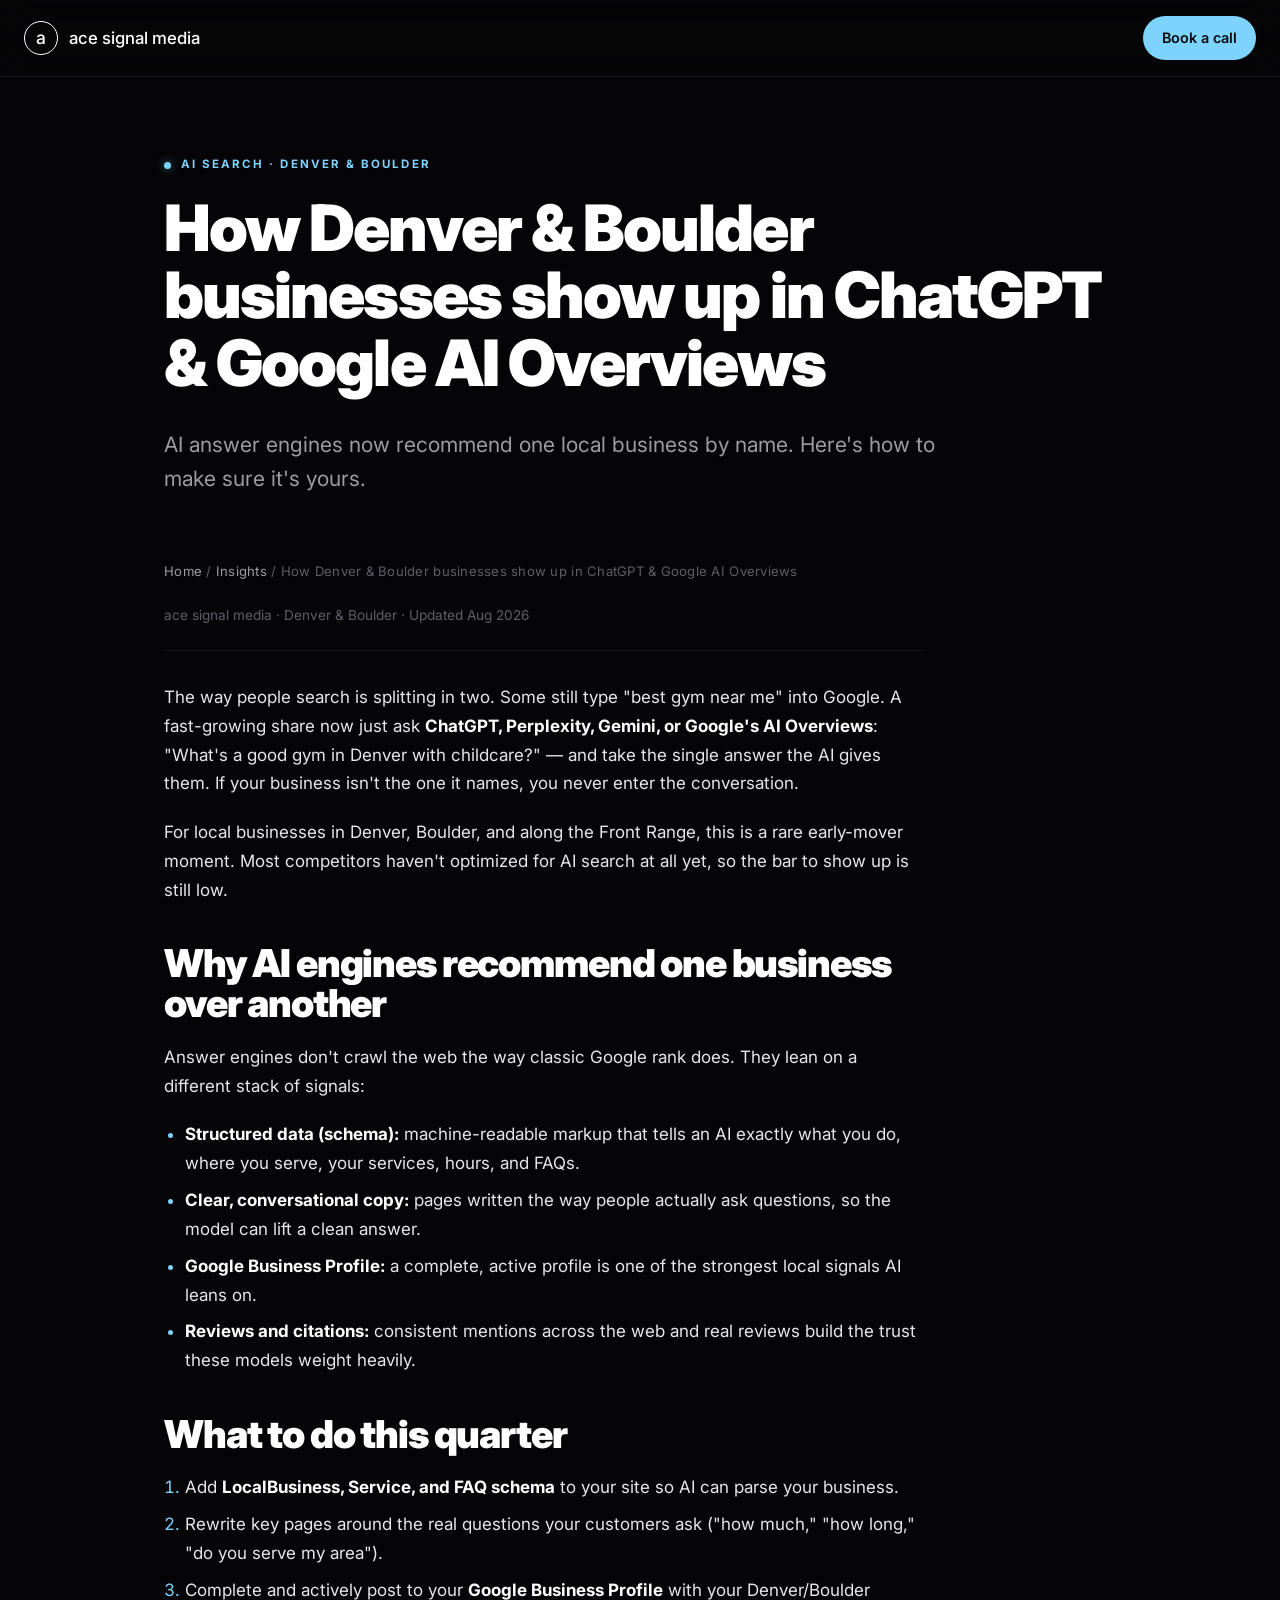
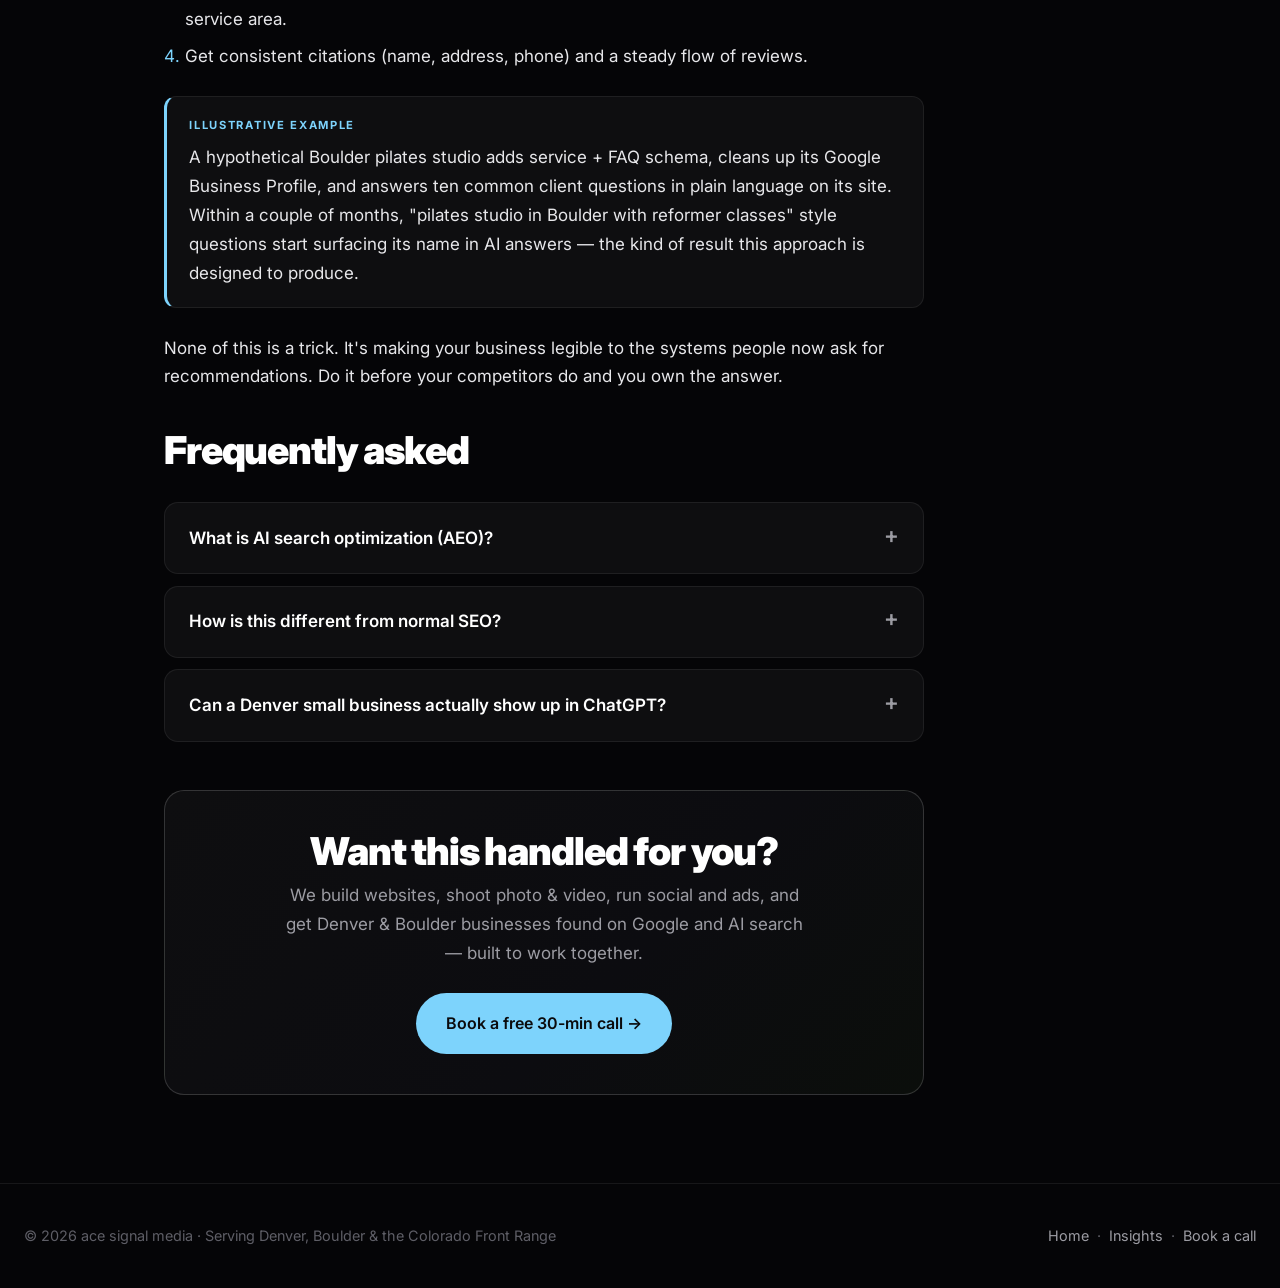
<file: ai-search-denver-boulder.html>
<!DOCTYPE html>
<html lang="en">
<head>
<meta charset="UTF-8"/>
<meta name="viewport" content="width=device-width, initial-scale=1.0"/>
<!-- Google tag (gtag.js) -->
<script async src="https://www.googletagmanager.com/gtag/js?id=G-40Y8FXSQF1"></script>
<script>window.dataLayer=window.dataLayer||[];function gtag(){dataLayer.push(arguments);}gtag('js',new Date());gtag('config','G-40Y8FXSQF1');</script>
<title>How Denver &amp; Boulder Businesses Show Up in ChatGPT &amp; Google AI Overviews (2026)</title>
<meta name="description" content="A practical guide to AI search optimization (AEO) for Denver and Boulder local businesses — get recommended by ChatGPT, Perplexity, and Google AI Overviews."/>
<meta name="robots" content="index, follow, max-image-preview:large"/>
<meta name="theme-color" content="#050507"/>
<link rel="canonical" href="https://acesignalmedia.com/ai-search-denver-boulder"/>
<link rel="icon" href="/favicon.ico" sizes="any"/>
<link rel="icon" type="image/png" sizes="48x48" href="/favicon-48.png"/>
<link rel="apple-touch-icon" href="/apple-touch-icon.png"/>
<meta property="og:type" content="article"/>
<meta property="og:site_name" content="ace signal media"/>
<meta property="og:title" content="How Denver &amp; Boulder Businesses Show Up in ChatGPT &amp; Google AI Overviews (2026)"/>
<meta property="og:description" content="A practical guide to AI search optimization (AEO) for Denver and Boulder local businesses — get recommended by ChatGPT, Perplexity, and Google AI Overviews."/>
<meta property="og:url" content="https://acesignalmedia.com/ai-search-denver-boulder"/>
<meta property="og:image" content="https://acesignalmedia.com/og-image.png"/>
<meta name="twitter:card" content="summary_large_image"/>
<link rel="preconnect" href="https://fonts.googleapis.com"><link rel="preconnect" href="https://fonts.gstatic.com" crossorigin>
<link href="https://fonts.googleapis.com/css2?family=Inter:wght@400;500;600;700;800;900&display=swap" rel="stylesheet">
<link rel="stylesheet" href="/assets/pages.css"/>
<script type="application/ld+json">{"@context": "https://schema.org", "@type": "Article", "headline": "How Denver & Boulder Businesses Show Up in ChatGPT & Google AI Overviews (2026)", "description": "A practical guide to AI search optimization (AEO) for Denver and Boulder local businesses \u2014 get recommended by ChatGPT, Perplexity, and Google AI Overviews.", "datePublished": "2026-08-13", "dateModified": "2026-08-13", "image": "https://acesignalmedia.com/og-image.png", "mainEntityOfPage": "https://acesignalmedia.com/ai-search-denver-boulder", "author": {"@type": "Organization", "name": "ace signal media", "url": "https://acesignalmedia.com/", "logo": "https://acesignalmedia.com/apple-touch-icon.png"}, "publisher": {"@type": "Organization", "name": "ace signal media", "url": "https://acesignalmedia.com/", "logo": "https://acesignalmedia.com/apple-touch-icon.png"}}</script>
<script type="application/ld+json">{"@context": "https://schema.org", "@type": "BreadcrumbList", "itemListElement": [{"@type": "ListItem", "position": 1, "name": "Home", "item": "https://acesignalmedia.com/"}, {"@type": "ListItem", "position": 2, "name": "Insights", "item": "https://acesignalmedia.com/insights"}, {"@type": "ListItem", "position": 3, "name": "How Denver & Boulder businesses show up in ChatGPT & Google AI Overviews", "item": "https://acesignalmedia.com/ai-search-denver-boulder"}]}</script>
<script type="application/ld+json">{"@context": "https://schema.org", "@type": "FAQPage", "mainEntity": [{"@type": "Question", "name": "What is AI search optimization (AEO)?", "acceptedAnswer": {"@type": "Answer", "text": "It's optimizing your website and business data so AI answer engines \u2014 ChatGPT, Perplexity, Google's AI Overviews, and Gemini \u2014 recommend you when someone asks for a business like yours. It relies on clean structured data (schema), clear conversational copy, and strong signals like reviews and citations."}}, {"@type": "Question", "name": "How is this different from normal SEO?", "acceptedAnswer": {"@type": "Answer", "text": "Traditional SEO targets the ranked blue links on Google. AI search pulls from a different mix of signals to generate a single spoken or written recommendation. You want both: classic ranking plus being the name the AI names."}}, {"@type": "Question", "name": "Can a Denver small business actually show up in ChatGPT?", "acceptedAnswer": {"@type": "Answer", "text": "Yes. Local businesses with well-structured websites, a complete Google Business Profile, consistent citations, and genuine reviews are already being surfaced in AI answers for 'near me' style questions across Denver and Boulder."}}]}</script>
</head>
<body>
<nav class="nav"><div class="nav-inner">
  <a class="brand" href="/"><span class="brand-mark">a</span><span>ace signal media</span></a>
  <a class="nav-cta" href="/#book-a-call">Book a call</a>
</div></nav>
<header class="hero"><div class="container">
  <span class="eyebrow">AI Search · Denver &amp; Boulder</span>
  <h1>How Denver &amp; Boulder businesses show up in ChatGPT &amp; Google AI Overviews</h1>
  <p class="lede">AI answer engines now recommend one local business by name. Here's how to make sure it's yours.</p>
</div></header>
<main class="container">
<div class="article"><div class="crumbs"><a href="/">Home</a> / <a href="/insights">Insights</a> / How Denver &amp; Boulder businesses show up in ChatGPT &amp; Google AI Overviews</div><div class="meta">ace signal media · Denver &amp; Boulder · Updated Aug 2026</div><p>The way people search is splitting in two. Some still type "best gym near me" into Google. A fast-growing share now just ask <strong>ChatGPT, Perplexity, Gemini, or Google's AI Overviews</strong>: "What's a good gym in Denver with childcare?" — and take the single answer the AI gives them. If your business isn't the one it names, you never enter the conversation.</p>
<p>For local businesses in Denver, Boulder, and along the Front Range, this is a rare early-mover moment. Most competitors haven't optimized for AI search at all yet, so the bar to show up is still low.</p>
<h2>Why AI engines recommend one business over another</h2>
<p>Answer engines don't crawl the web the way classic Google rank does. They lean on a different stack of signals:</p>
<ul>
<li><strong>Structured data (schema):</strong> machine-readable markup that tells an AI exactly what you do, where you serve, your services, hours, and FAQs.</li>
<li><strong>Clear, conversational copy:</strong> pages written the way people actually ask questions, so the model can lift a clean answer.</li>
<li><strong>Google Business Profile:</strong> a complete, active profile is one of the strongest local signals AI leans on.</li>
<li><strong>Reviews and citations:</strong> consistent mentions across the web and real reviews build the trust these models weight heavily.</li>
</ul>
<h2>What to do this quarter</h2>
<ol>
<li>Add <strong>LocalBusiness, Service, and FAQ schema</strong> to your site so AI can parse your business.</li>
<li>Rewrite key pages around the real questions your customers ask ("how much," "how long," "do you serve my area").</li>
<li>Complete and actively post to your <strong>Google Business Profile</strong> with your Denver/Boulder service area.</li>
<li>Get consistent citations (name, address, phone) and a steady flow of reviews.</li>
</ol>
<div class="note"><span class="tag">Illustrative example</span><p>A hypothetical Boulder pilates studio adds service + FAQ schema, cleans up its Google Business Profile, and answers ten common client questions in plain language on its site. Within a couple of months, "pilates studio in Boulder with reformer classes" style questions start surfacing its name in AI answers — the kind of result this approach is designed to produce.</p></div>
<p>None of this is a trick. It's making your business legible to the systems people now ask for recommendations. Do it before your competitors do and you own the answer.</p><h2>Frequently asked</h2><div class="faq"><details><summary>What is AI search optimization (AEO)?</summary><div class="a"><p>It's optimizing your website and business data so AI answer engines — ChatGPT, Perplexity, Google's AI Overviews, and Gemini — recommend you when someone asks for a business like yours. It relies on clean structured data (schema), clear conversational copy, and strong signals like reviews and citations.</p></div></details><details><summary>How is this different from normal SEO?</summary><div class="a"><p>Traditional SEO targets the ranked blue links on Google. AI search pulls from a different mix of signals to generate a single spoken or written recommendation. You want both: classic ranking plus being the name the AI names.</p></div></details><details><summary>Can a Denver small business actually show up in ChatGPT?</summary><div class="a"><p>Yes. Local businesses with well-structured websites, a complete Google Business Profile, consistent citations, and genuine reviews are already being surfaced in AI answers for 'near me' style questions across Denver and Boulder.</p></div></details></div><div class="cta"><h2>Want this handled for you?</h2>
      <p>We build websites, shoot photo &amp; video, run social and ads, and get Denver &amp; Boulder businesses found on Google and AI search — built to work together.</p>
      <a class="btn" href="/#book-a-call">Book a free 30-min call →</a></div></div>
</main>
<footer class="footer"><div class="footer-inner">
  <span>© 2026 ace signal media · Serving Denver, Boulder &amp; the Colorado Front Range</span>
  <span><a href="/">Home</a> &nbsp;·&nbsp; <a href="/insights">Insights</a> &nbsp;·&nbsp; <a href="/#book-a-call">Book a call</a></span>
</div></footer>
</body>
</html>
</file>
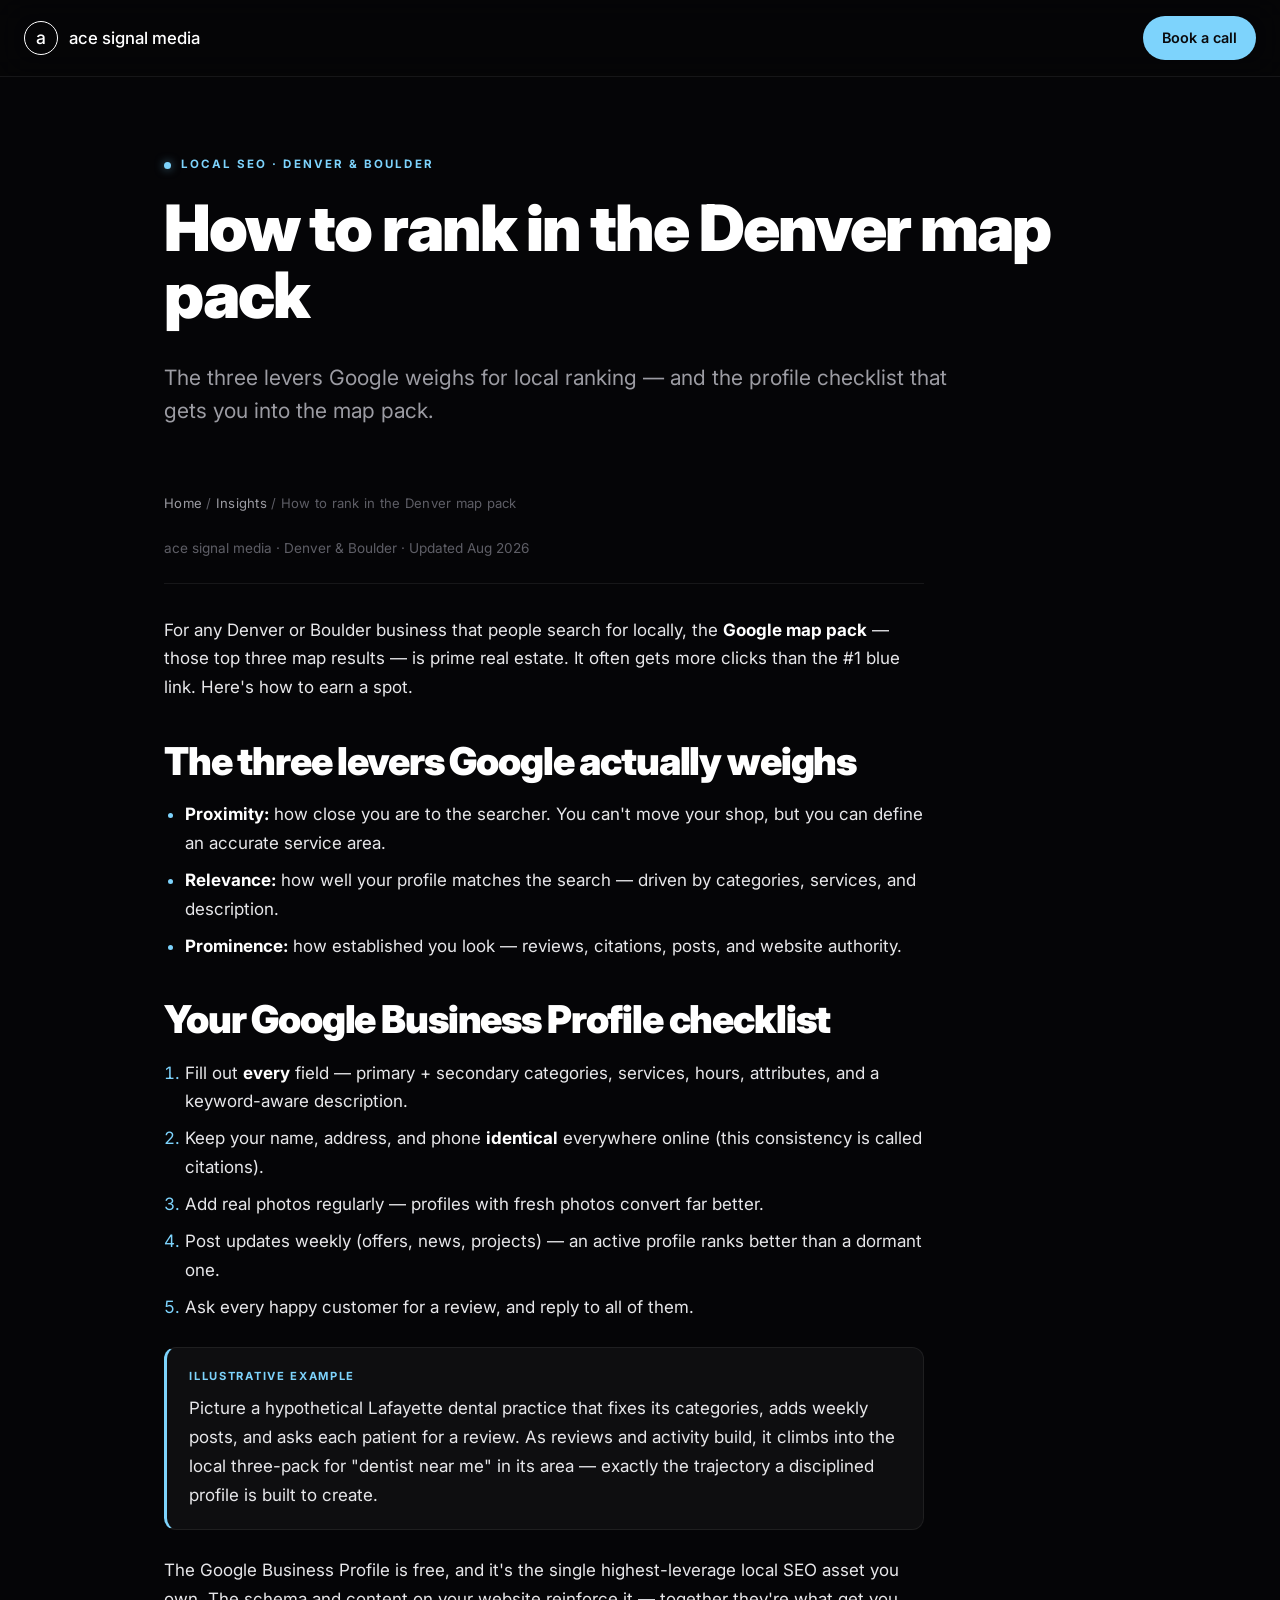
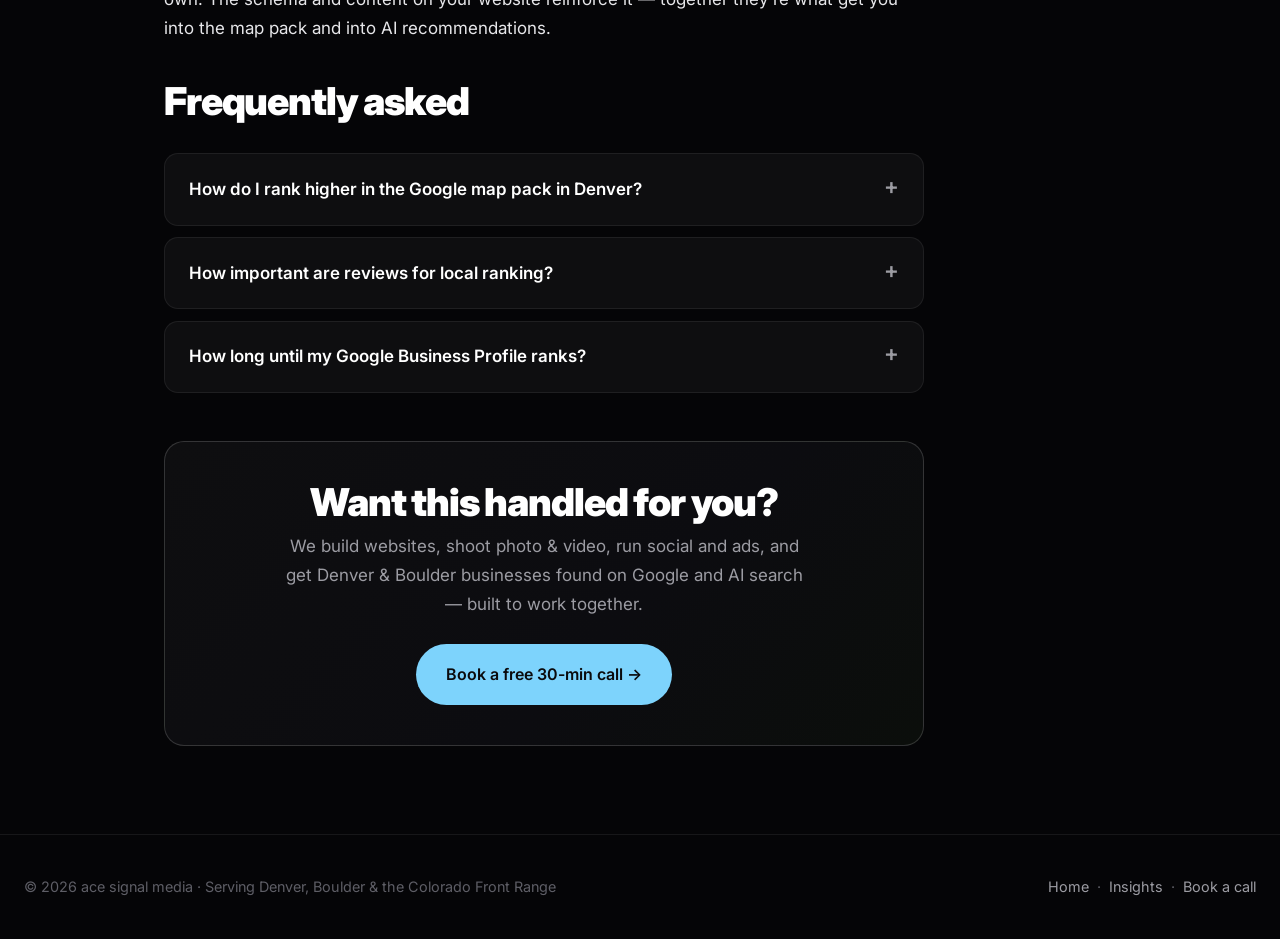
<file: google-business-profile-denver.html>
<!DOCTYPE html>
<html lang="en">
<head>
<meta charset="UTF-8"/>
<meta name="viewport" content="width=device-width, initial-scale=1.0"/>
<!-- Google tag (gtag.js) -->
<script async src="https://www.googletagmanager.com/gtag/js?id=G-40Y8FXSQF1"></script>
<script>window.dataLayer=window.dataLayer||[];function gtag(){dataLayer.push(arguments);}gtag('js',new Date());gtag('config','G-40Y8FXSQF1');</script>
<title>How to Rank in the Denver Map Pack: Google Business Profile Guide (2026)</title>
<meta name="description" content="A step-by-step Google Business Profile guide to ranking in the Denver and Boulder local map pack — categories, citations, reviews, and posts."/>
<meta name="robots" content="index, follow, max-image-preview:large"/>
<meta name="theme-color" content="#050507"/>
<link rel="canonical" href="https://acesignalmedia.com/google-business-profile-denver"/>
<link rel="icon" href="/favicon.ico" sizes="any"/>
<link rel="icon" type="image/png" sizes="48x48" href="/favicon-48.png"/>
<link rel="apple-touch-icon" href="/apple-touch-icon.png"/>
<meta property="og:type" content="article"/>
<meta property="og:site_name" content="ace signal media"/>
<meta property="og:title" content="How to Rank in the Denver Map Pack: Google Business Profile Guide (2026)"/>
<meta property="og:description" content="A step-by-step Google Business Profile guide to ranking in the Denver and Boulder local map pack — categories, citations, reviews, and posts."/>
<meta property="og:url" content="https://acesignalmedia.com/google-business-profile-denver"/>
<meta property="og:image" content="https://acesignalmedia.com/og-image.png"/>
<meta name="twitter:card" content="summary_large_image"/>
<link rel="preconnect" href="https://fonts.googleapis.com"><link rel="preconnect" href="https://fonts.gstatic.com" crossorigin>
<link href="https://fonts.googleapis.com/css2?family=Inter:wght@400;500;600;700;800;900&display=swap" rel="stylesheet">
<link rel="stylesheet" href="/assets/pages.css"/>
<script type="application/ld+json">{"@context": "https://schema.org", "@type": "Article", "headline": "How to Rank in the Denver Map Pack: Google Business Profile Guide (2026)", "description": "A step-by-step Google Business Profile guide to ranking in the Denver and Boulder local map pack \u2014 categories, citations, reviews, and posts.", "datePublished": "2026-08-13", "dateModified": "2026-08-13", "image": "https://acesignalmedia.com/og-image.png", "mainEntityOfPage": "https://acesignalmedia.com/google-business-profile-denver", "author": {"@type": "Organization", "name": "ace signal media", "url": "https://acesignalmedia.com/", "logo": "https://acesignalmedia.com/apple-touch-icon.png"}, "publisher": {"@type": "Organization", "name": "ace signal media", "url": "https://acesignalmedia.com/", "logo": "https://acesignalmedia.com/apple-touch-icon.png"}}</script>
<script type="application/ld+json">{"@context": "https://schema.org", "@type": "BreadcrumbList", "itemListElement": [{"@type": "ListItem", "position": 1, "name": "Home", "item": "https://acesignalmedia.com/"}, {"@type": "ListItem", "position": 2, "name": "Insights", "item": "https://acesignalmedia.com/insights"}, {"@type": "ListItem", "position": 3, "name": "How to rank in the Denver map pack", "item": "https://acesignalmedia.com/google-business-profile-denver"}]}</script>
<script type="application/ld+json">{"@context": "https://schema.org", "@type": "FAQPage", "mainEntity": [{"@type": "Question", "name": "How do I rank higher in the Google map pack in Denver?", "acceptedAnswer": {"@type": "Answer", "text": "Complete every field of your Google Business Profile, pick precise categories, keep your name/address/phone consistent everywhere, post regularly, add photos, and earn steady reviews. Proximity, relevance, and prominence are the three levers Google weighs."}}, {"@type": "Question", "name": "How important are reviews for local ranking?", "acceptedAnswer": {"@type": "Answer", "text": "Very. Review quantity, recency, rating, and even the keywords customers use in reviews all feed local ranking \u2014 and they heavily influence whether AI engines recommend you too."}}, {"@type": "Question", "name": "How long until my Google Business Profile ranks?", "acceptedAnswer": {"@type": "Answer", "text": "Basic improvements can move you within weeks; competitive Denver and Boulder categories take a few months of consistent posting, reviews, and citations to climb."}}]}</script>
</head>
<body>
<nav class="nav"><div class="nav-inner">
  <a class="brand" href="/"><span class="brand-mark">a</span><span>ace signal media</span></a>
  <a class="nav-cta" href="/#book-a-call">Book a call</a>
</div></nav>
<header class="hero"><div class="container">
  <span class="eyebrow">Local SEO · Denver &amp; Boulder</span>
  <h1>How to rank in the Denver map pack</h1>
  <p class="lede">The three levers Google weighs for local ranking — and the profile checklist that gets you into the map pack.</p>
</div></header>
<main class="container">
<div class="article"><div class="crumbs"><a href="/">Home</a> / <a href="/insights">Insights</a> / How to rank in the Denver map pack</div><div class="meta">ace signal media · Denver &amp; Boulder · Updated Aug 2026</div><p>For any Denver or Boulder business that people search for locally, the <strong>Google map pack</strong> — those top three map results — is prime real estate. It often gets more clicks than the #1 blue link. Here's how to earn a spot.</p>
<h2>The three levers Google actually weighs</h2>
<ul>
<li><strong>Proximity:</strong> how close you are to the searcher. You can't move your shop, but you can define an accurate service area.</li>
<li><strong>Relevance:</strong> how well your profile matches the search — driven by categories, services, and description.</li>
<li><strong>Prominence:</strong> how established you look — reviews, citations, posts, and website authority.</li>
</ul>
<h2>Your Google Business Profile checklist</h2>
<ol>
<li>Fill out <strong>every</strong> field — primary + secondary categories, services, hours, attributes, and a keyword-aware description.</li>
<li>Keep your name, address, and phone <strong>identical</strong> everywhere online (this consistency is called citations).</li>
<li>Add real photos regularly — profiles with fresh photos convert far better.</li>
<li>Post updates weekly (offers, news, projects) — an active profile ranks better than a dormant one.</li>
<li>Ask every happy customer for a review, and reply to all of them.</li>
</ol>
<div class="note"><span class="tag">Illustrative example</span><p>Picture a hypothetical Lafayette dental practice that fixes its categories, adds weekly posts, and asks each patient for a review. As reviews and activity build, it climbs into the local three-pack for "dentist near me" in its area — exactly the trajectory a disciplined profile is built to create.</p></div>
<p>The Google Business Profile is free, and it's the single highest-leverage local SEO asset you own. The schema and content on your website reinforce it — together they're what get you into the map pack and into AI recommendations.</p><h2>Frequently asked</h2><div class="faq"><details><summary>How do I rank higher in the Google map pack in Denver?</summary><div class="a"><p>Complete every field of your Google Business Profile, pick precise categories, keep your name/address/phone consistent everywhere, post regularly, add photos, and earn steady reviews. Proximity, relevance, and prominence are the three levers Google weighs.</p></div></details><details><summary>How important are reviews for local ranking?</summary><div class="a"><p>Very. Review quantity, recency, rating, and even the keywords customers use in reviews all feed local ranking — and they heavily influence whether AI engines recommend you too.</p></div></details><details><summary>How long until my Google Business Profile ranks?</summary><div class="a"><p>Basic improvements can move you within weeks; competitive Denver and Boulder categories take a few months of consistent posting, reviews, and citations to climb.</p></div></details></div><div class="cta"><h2>Want this handled for you?</h2>
      <p>We build websites, shoot photo &amp; video, run social and ads, and get Denver &amp; Boulder businesses found on Google and AI search — built to work together.</p>
      <a class="btn" href="/#book-a-call">Book a free 30-min call →</a></div></div>
</main>
<footer class="footer"><div class="footer-inner">
  <span>© 2026 ace signal media · Serving Denver, Boulder &amp; the Colorado Front Range</span>
  <span><a href="/">Home</a> &nbsp;·&nbsp; <a href="/insights">Insights</a> &nbsp;·&nbsp; <a href="/#book-a-call">Book a call</a></span>
</div></footer>
</body>
</html>
</file>
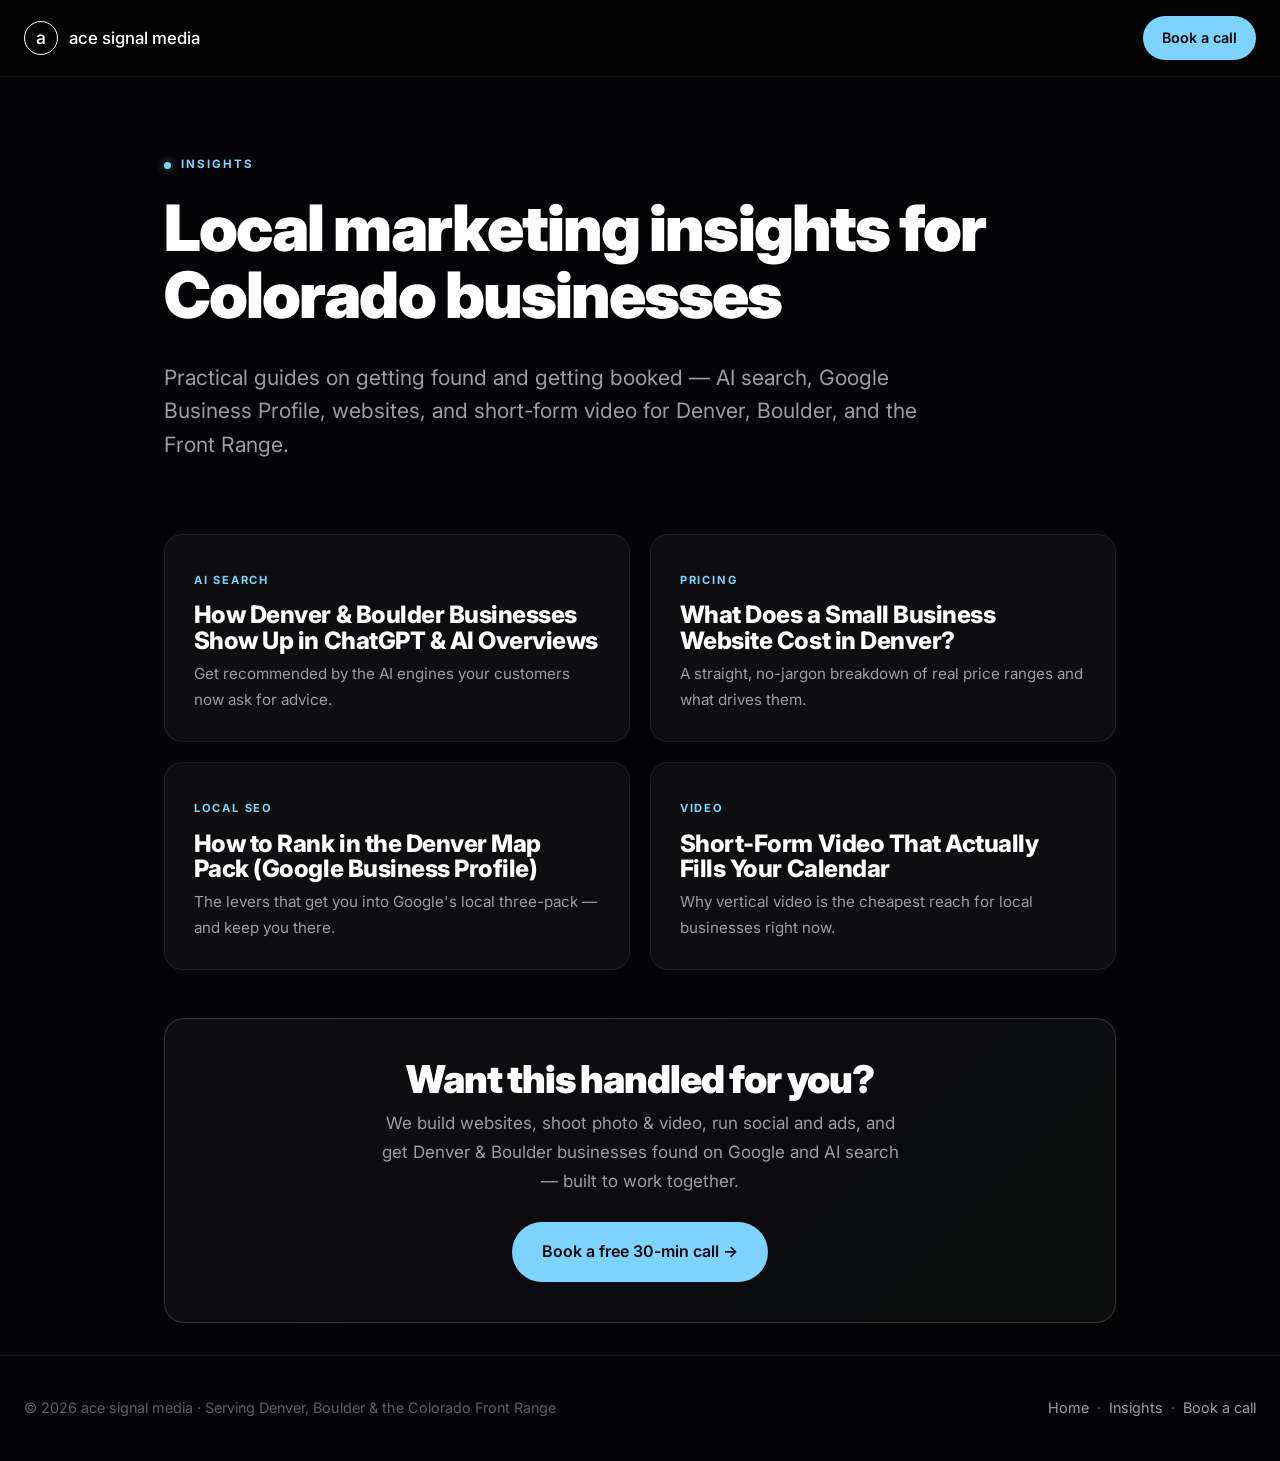
<file: insights.html>
<!DOCTYPE html>
<html lang="en">
<head>
<meta charset="UTF-8"/>
<meta name="viewport" content="width=device-width, initial-scale=1.0"/>
<!-- Google tag (gtag.js) -->
<script async src="https://www.googletagmanager.com/gtag/js?id=G-40Y8FXSQF1"></script>
<script>window.dataLayer=window.dataLayer||[];function gtag(){dataLayer.push(arguments);}gtag('js',new Date());gtag('config','G-40Y8FXSQF1');</script>
<title>Insights — Local Marketing for Denver &amp; Boulder Businesses | ace signal media</title>
<meta name="description" content="Guides on AI search, local SEO, websites, video, and social media for Denver, Boulder, and Front Range businesses."/>
<meta name="robots" content="index, follow, max-image-preview:large"/>
<meta name="theme-color" content="#050507"/>
<link rel="canonical" href="https://acesignalmedia.com/insights"/>
<link rel="icon" href="/favicon.ico" sizes="any"/>
<link rel="icon" type="image/png" sizes="48x48" href="/favicon-48.png"/>
<link rel="apple-touch-icon" href="/apple-touch-icon.png"/>
<meta property="og:type" content="website"/>
<meta property="og:site_name" content="ace signal media"/>
<meta property="og:title" content="Insights — Local Marketing for Denver &amp; Boulder Businesses | ace signal media"/>
<meta property="og:description" content="Guides on AI search, local SEO, websites, video, and social media for Denver, Boulder, and Front Range businesses."/>
<meta property="og:url" content="https://acesignalmedia.com/insights"/>
<meta property="og:image" content="https://acesignalmedia.com/og-image.png"/>
<meta name="twitter:card" content="summary_large_image"/>
<link rel="preconnect" href="https://fonts.googleapis.com"><link rel="preconnect" href="https://fonts.gstatic.com" crossorigin>
<link href="https://fonts.googleapis.com/css2?family=Inter:wght@400;500;600;700;800;900&display=swap" rel="stylesheet">
<link rel="stylesheet" href="/assets/pages.css"/>
<script type="application/ld+json">{"@context": "https://schema.org", "@type": "CollectionPage", "name": "Insights \u2014 Local Marketing for Denver & Boulder Businesses | ace signal media", "description": "Guides on AI search, local SEO, websites, video, and social media for Denver, Boulder, and Front Range businesses.", "url": "https://acesignalmedia.com/insights", "isPartOf": {"@type": "WebSite", "url": "https://acesignalmedia.com/", "name": "ace signal media"}}</script>
<script type="application/ld+json">{"@context": "https://schema.org", "@type": "BreadcrumbList", "itemListElement": [{"@type": "ListItem", "position": 1, "name": "Home", "item": "https://acesignalmedia.com/"}, {"@type": "ListItem", "position": 2, "name": "Insights", "item": "https://acesignalmedia.com/insights"}]}</script>
</head>
<body>
<nav class="nav"><div class="nav-inner">
  <a class="brand" href="/"><span class="brand-mark">a</span><span>ace signal media</span></a>
  <a class="nav-cta" href="/#book-a-call">Book a call</a>
</div></nav>
<header class="hero"><div class="container">
  <span class="eyebrow">Insights</span>
  <h1>Local marketing insights for Colorado businesses</h1>
  <p class="lede">Practical guides on getting found and getting booked — AI search, Google Business Profile, websites, and short-form video for Denver, Boulder, and the Front Range.</p>
</div></header>
<main class="container">
<div class="grid"><a class="card" href="/ai-search-denver-boulder"><span class="tag">AI Search</span><h3>How Denver &amp; Boulder Businesses Show Up in ChatGPT &amp; AI Overviews</h3><p>Get recommended by the AI engines your customers now ask for advice.</p></a><a class="card" href="/website-cost-denver"><span class="tag">Pricing</span><h3>What Does a Small Business Website Cost in Denver?</h3><p>A straight, no-jargon breakdown of real price ranges and what drives them.</p></a><a class="card" href="/google-business-profile-denver"><span class="tag">Local SEO</span><h3>How to Rank in the Denver Map Pack (Google Business Profile)</h3><p>The levers that get you into Google's local three-pack — and keep you there.</p></a><a class="card" href="/short-form-video-local-business"><span class="tag">Video</span><h3>Short-Form Video That Actually Fills Your Calendar</h3><p>Why vertical video is the cheapest reach for local businesses right now.</p></a></div><div class="cta"><h2>Want this handled for you?</h2>
      <p>We build websites, shoot photo &amp; video, run social and ads, and get Denver &amp; Boulder businesses found on Google and AI search — built to work together.</p>
      <a class="btn" href="/#book-a-call">Book a free 30-min call →</a></div>
</main>
<footer class="footer"><div class="footer-inner">
  <span>© 2026 ace signal media · Serving Denver, Boulder &amp; the Colorado Front Range</span>
  <span><a href="/">Home</a> &nbsp;·&nbsp; <a href="/insights">Insights</a> &nbsp;·&nbsp; <a href="/#book-a-call">Book a call</a></span>
</div></footer>
</body>
</html>
</file>
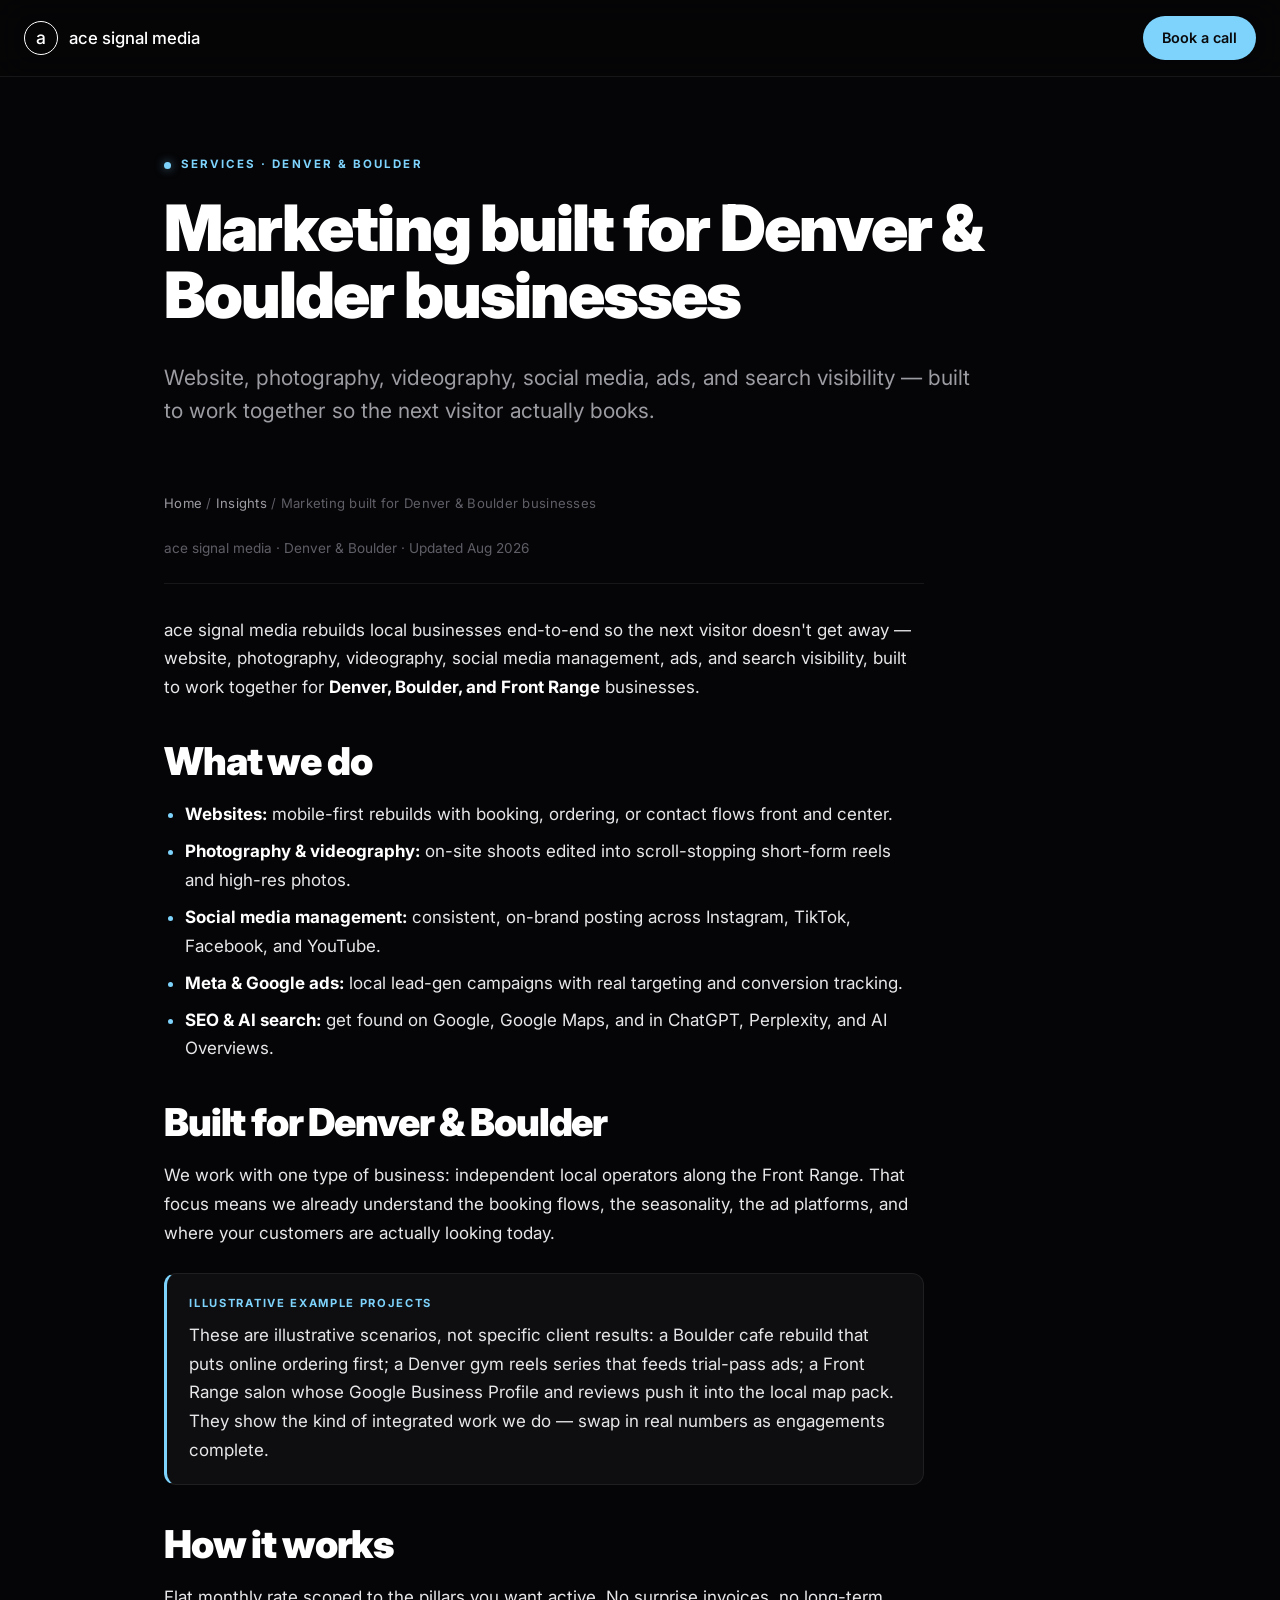
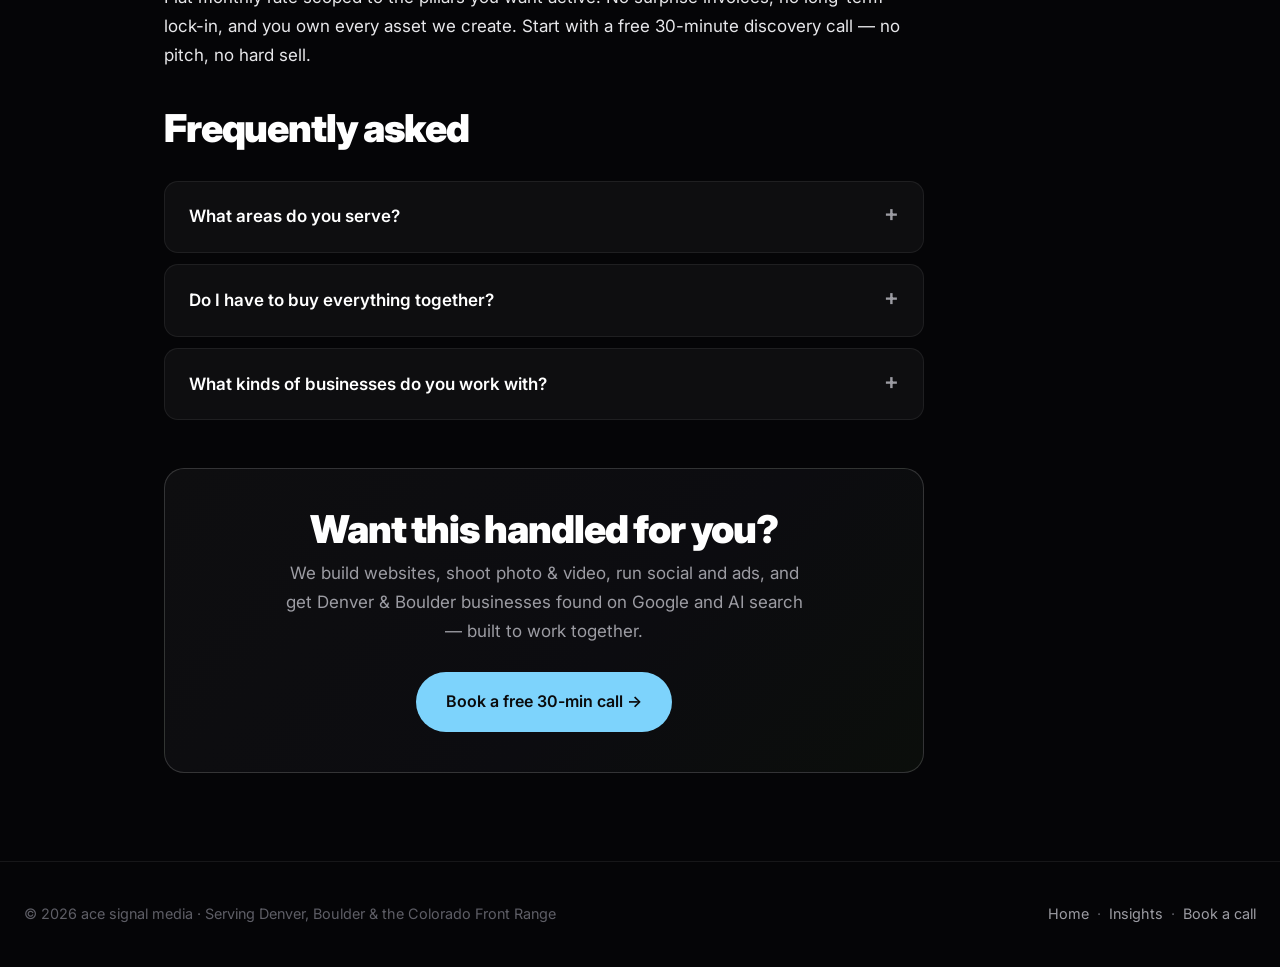
<file: services-denver-boulder.html>
<!DOCTYPE html>
<html lang="en">
<head>
<meta charset="UTF-8"/>
<meta name="viewport" content="width=device-width, initial-scale=1.0"/>
<!-- Google tag (gtag.js) -->
<script async src="https://www.googletagmanager.com/gtag/js?id=G-40Y8FXSQF1"></script>
<script>window.dataLayer=window.dataLayer||[];function gtag(){dataLayer.push(arguments);}gtag('js',new Date());gtag('config','G-40Y8FXSQF1');</script>
<title>Website, Video, Photo, Social &amp; SEO for Denver &amp; Boulder Businesses | ace signal media</title>
<meta name="description" content="ace signal media builds websites, shoots photo &amp; video, manages social, runs ads, and handles SEO &amp; AI search for local businesses in Denver, Boulder, and the Front Range."/>
<meta name="robots" content="index, follow, max-image-preview:large"/>
<meta name="theme-color" content="#050507"/>
<link rel="canonical" href="https://acesignalmedia.com/services-denver-boulder"/>
<link rel="icon" href="/favicon.ico" sizes="any"/>
<link rel="icon" type="image/png" sizes="48x48" href="/favicon-48.png"/>
<link rel="apple-touch-icon" href="/apple-touch-icon.png"/>
<meta property="og:type" content="article"/>
<meta property="og:site_name" content="ace signal media"/>
<meta property="og:title" content="Website, Video, Photo, Social &amp; SEO for Denver &amp; Boulder Businesses | ace signal media"/>
<meta property="og:description" content="ace signal media builds websites, shoots photo &amp; video, manages social, runs ads, and handles SEO &amp; AI search for local businesses in Denver, Boulder, and the Front Range."/>
<meta property="og:url" content="https://acesignalmedia.com/services-denver-boulder"/>
<meta property="og:image" content="https://acesignalmedia.com/og-image.png"/>
<meta name="twitter:card" content="summary_large_image"/>
<link rel="preconnect" href="https://fonts.googleapis.com"><link rel="preconnect" href="https://fonts.gstatic.com" crossorigin>
<link href="https://fonts.googleapis.com/css2?family=Inter:wght@400;500;600;700;800;900&display=swap" rel="stylesheet">
<link rel="stylesheet" href="/assets/pages.css"/>
<script type="application/ld+json">{"@context": "https://schema.org", "@type": "Article", "headline": "Website, Video, Photo, Social & SEO for Denver & Boulder Businesses | ace signal media", "description": "ace signal media builds websites, shoots photo & video, manages social, runs ads, and handles SEO & AI search for local businesses in Denver, Boulder, and the Front Range.", "datePublished": "2026-08-13", "dateModified": "2026-08-13", "image": "https://acesignalmedia.com/og-image.png", "mainEntityOfPage": "https://acesignalmedia.com/services-denver-boulder", "author": {"@type": "Organization", "name": "ace signal media", "url": "https://acesignalmedia.com/", "logo": "https://acesignalmedia.com/apple-touch-icon.png"}, "publisher": {"@type": "Organization", "name": "ace signal media", "url": "https://acesignalmedia.com/", "logo": "https://acesignalmedia.com/apple-touch-icon.png"}}</script>
<script type="application/ld+json">{"@context": "https://schema.org", "@type": "BreadcrumbList", "itemListElement": [{"@type": "ListItem", "position": 1, "name": "Home", "item": "https://acesignalmedia.com/"}, {"@type": "ListItem", "position": 2, "name": "Insights", "item": "https://acesignalmedia.com/insights"}, {"@type": "ListItem", "position": 3, "name": "Marketing built for Denver & Boulder businesses", "item": "https://acesignalmedia.com/services-denver-boulder"}]}</script>
<script type="application/ld+json">{"@context": "https://schema.org", "@type": "Service", "name": "Website, video, photography, social media & SEO for local businesses", "provider": {"@type": "Organization", "name": "ace signal media", "url": "https://acesignalmedia.com/", "logo": "https://acesignalmedia.com/apple-touch-icon.png"}, "areaServed": [{"@type": "City", "name": "Denver"}, {"@type": "City", "name": "Boulder"}, {"@type": "City", "name": "Aurora"}, {"@type": "City", "name": "Lakewood"}, {"@type": "City", "name": "Arvada"}, {"@type": "City", "name": "Westminster"}, {"@type": "City", "name": "Broomfield"}, {"@type": "City", "name": "Golden"}, {"@type": "City", "name": "Louisville"}, {"@type": "City", "name": "Lafayette"}, {"@type": "City", "name": "Superior"}, {"@type": "City", "name": "Longmont"}], "description": "ace signal media builds websites, shoots photo & video, manages social, runs ads, and handles SEO & AI search for local businesses in Denver, Boulder, and the Front Range."}</script>
<script type="application/ld+json">{"@context": "https://schema.org", "@type": "FAQPage", "mainEntity": [{"@type": "Question", "name": "What areas do you serve?", "acceptedAnswer": {"@type": "Answer", "text": "Denver, Boulder, and the surrounding Front Range \u2014 Aurora, Lakewood, Arvada, Westminster, Broomfield, Golden, Louisville, Lafayette, Superior, Longmont, and nearby communities."}}, {"@type": "Question", "name": "Do I have to buy everything together?", "acceptedAnswer": {"@type": "Answer", "text": "No. Take the full bundle or just the one pillar you need most \u2014 website, photo/video, social, ads, or SEO. Flat monthly, no long-term lock-in, and you own every asset."}}, {"@type": "Question", "name": "What kinds of businesses do you work with?", "acceptedAnswer": {"@type": "Answer", "text": "Local operators who take bookings, orders, or appointments: restaurants and cafes, gyms and studios, barbershops and salons, spas and wellness, medical and eyecare, local retail, and service trades."}}]}</script>
</head>
<body>
<nav class="nav"><div class="nav-inner">
  <a class="brand" href="/"><span class="brand-mark">a</span><span>ace signal media</span></a>
  <a class="nav-cta" href="/#book-a-call">Book a call</a>
</div></nav>
<header class="hero"><div class="container">
  <span class="eyebrow">Services · Denver &amp; Boulder</span>
  <h1>Marketing built for Denver &amp; Boulder businesses</h1>
  <p class="lede">Website, photography, videography, social media, ads, and search visibility — built to work together so the next visitor actually books.</p>
</div></header>
<main class="container">
<div class="article"><div class="crumbs"><a href="/">Home</a> / <a href="/insights">Insights</a> / Marketing built for Denver &amp; Boulder businesses</div><div class="meta">ace signal media · Denver &amp; Boulder · Updated Aug 2026</div><p>ace signal media rebuilds local businesses end-to-end so the next visitor doesn't get away — website, photography, videography, social media management, ads, and search visibility, built to work together for <strong>Denver, Boulder, and Front Range</strong> businesses.</p>
<h2>What we do</h2>
<ul>
<li><strong>Websites:</strong> mobile-first rebuilds with booking, ordering, or contact flows front and center.</li>
<li><strong>Photography &amp; videography:</strong> on-site shoots edited into scroll-stopping short-form reels and high-res photos.</li>
<li><strong>Social media management:</strong> consistent, on-brand posting across Instagram, TikTok, Facebook, and YouTube.</li>
<li><strong>Meta &amp; Google ads:</strong> local lead-gen campaigns with real targeting and conversion tracking.</li>
<li><strong>SEO &amp; AI search:</strong> get found on Google, Google Maps, and in ChatGPT, Perplexity, and AI Overviews.</li>
</ul>
<h2>Built for Denver &amp; Boulder</h2>
<p>We work with one type of business: independent local operators along the Front Range. That focus means we already understand the booking flows, the seasonality, the ad platforms, and where your customers are actually looking today.</p>
<div class="note"><span class="tag">Illustrative example projects</span><p>These are illustrative scenarios, not specific client results: a Boulder cafe rebuild that puts online ordering first; a Denver gym reels series that feeds trial-pass ads; a Front Range salon whose Google Business Profile and reviews push it into the local map pack. They show the kind of integrated work we do — swap in real numbers as engagements complete.</p></div>
<h2>How it works</h2>
<p>Flat monthly rate scoped to the pillars you want active. No surprise invoices, no long-term lock-in, and you own every asset we create. Start with a free 30-minute discovery call — no pitch, no hard sell.</p><h2>Frequently asked</h2><div class="faq"><details><summary>What areas do you serve?</summary><div class="a"><p>Denver, Boulder, and the surrounding Front Range — Aurora, Lakewood, Arvada, Westminster, Broomfield, Golden, Louisville, Lafayette, Superior, Longmont, and nearby communities.</p></div></details><details><summary>Do I have to buy everything together?</summary><div class="a"><p>No. Take the full bundle or just the one pillar you need most — website, photo/video, social, ads, or SEO. Flat monthly, no long-term lock-in, and you own every asset.</p></div></details><details><summary>What kinds of businesses do you work with?</summary><div class="a"><p>Local operators who take bookings, orders, or appointments: restaurants and cafes, gyms and studios, barbershops and salons, spas and wellness, medical and eyecare, local retail, and service trades.</p></div></details></div><div class="cta"><h2>Want this handled for you?</h2>
      <p>We build websites, shoot photo &amp; video, run social and ads, and get Denver &amp; Boulder businesses found on Google and AI search — built to work together.</p>
      <a class="btn" href="/#book-a-call">Book a free 30-min call →</a></div></div>
</main>
<footer class="footer"><div class="footer-inner">
  <span>© 2026 ace signal media · Serving Denver, Boulder &amp; the Colorado Front Range</span>
  <span><a href="/">Home</a> &nbsp;·&nbsp; <a href="/insights">Insights</a> &nbsp;·&nbsp; <a href="/#book-a-call">Book a call</a></span>
</div></footer>
</body>
</html>
</file>
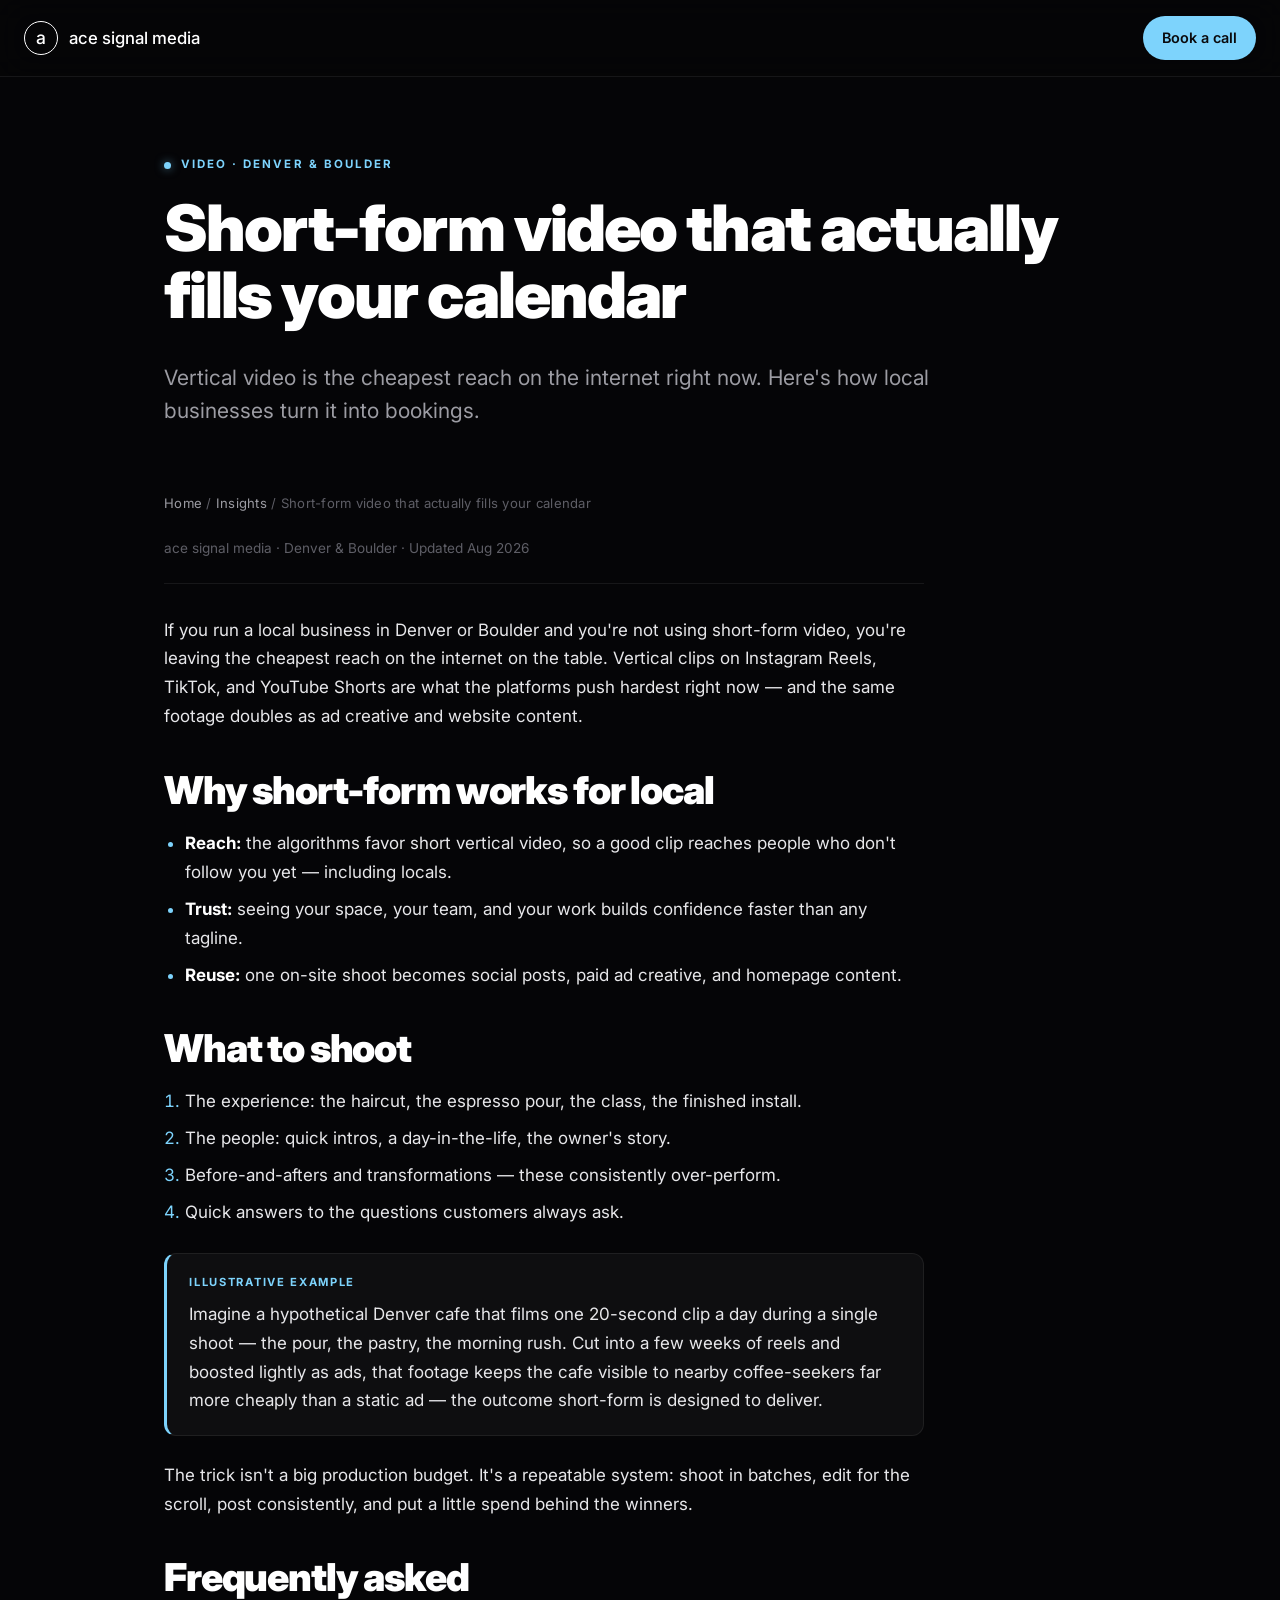
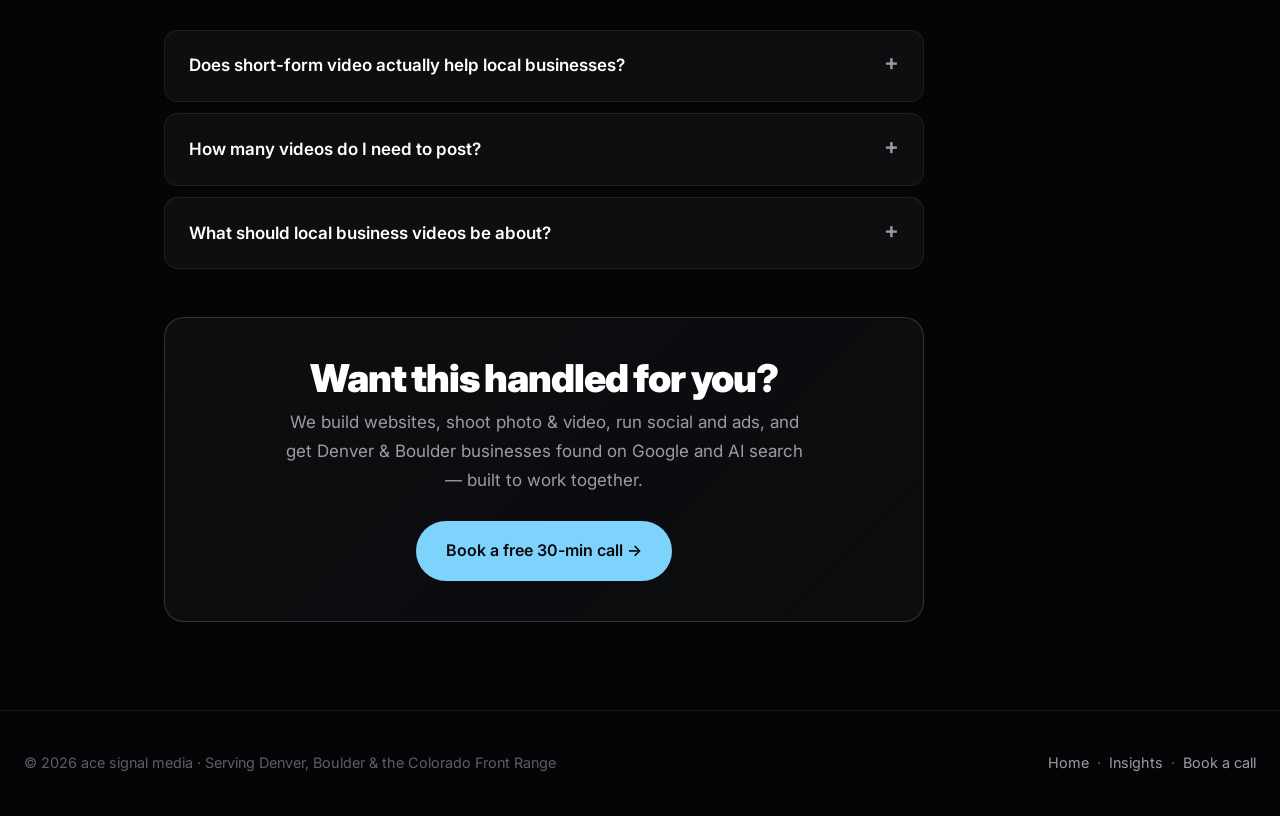
<file: short-form-video-local-business.html>
<!DOCTYPE html>
<html lang="en">
<head>
<meta charset="UTF-8"/>
<meta name="viewport" content="width=device-width, initial-scale=1.0"/>
<!-- Google tag (gtag.js) -->
<script async src="https://www.googletagmanager.com/gtag/js?id=G-40Y8FXSQF1"></script>
<script>window.dataLayer=window.dataLayer||[];function gtag(){dataLayer.push(arguments);}gtag('js',new Date());gtag('config','G-40Y8FXSQF1');</script>
<title>Short-Form Video for Local Businesses: What Actually Fills Your Calendar (2026)</title>
<meta name="description" content="Why short-form vertical video is the most cost-effective marketing for Denver and Boulder local businesses — what to shoot and how to reuse it."/>
<meta name="robots" content="index, follow, max-image-preview:large"/>
<meta name="theme-color" content="#050507"/>
<link rel="canonical" href="https://acesignalmedia.com/short-form-video-local-business"/>
<link rel="icon" href="/favicon.ico" sizes="any"/>
<link rel="icon" type="image/png" sizes="48x48" href="/favicon-48.png"/>
<link rel="apple-touch-icon" href="/apple-touch-icon.png"/>
<meta property="og:type" content="article"/>
<meta property="og:site_name" content="ace signal media"/>
<meta property="og:title" content="Short-Form Video for Local Businesses: What Actually Fills Your Calendar (2026)"/>
<meta property="og:description" content="Why short-form vertical video is the most cost-effective marketing for Denver and Boulder local businesses — what to shoot and how to reuse it."/>
<meta property="og:url" content="https://acesignalmedia.com/short-form-video-local-business"/>
<meta property="og:image" content="https://acesignalmedia.com/og-image.png"/>
<meta name="twitter:card" content="summary_large_image"/>
<link rel="preconnect" href="https://fonts.googleapis.com"><link rel="preconnect" href="https://fonts.gstatic.com" crossorigin>
<link href="https://fonts.googleapis.com/css2?family=Inter:wght@400;500;600;700;800;900&display=swap" rel="stylesheet">
<link rel="stylesheet" href="/assets/pages.css"/>
<script type="application/ld+json">{"@context": "https://schema.org", "@type": "Article", "headline": "Short-Form Video for Local Businesses: What Actually Fills Your Calendar (2026)", "description": "Why short-form vertical video is the most cost-effective marketing for Denver and Boulder local businesses \u2014 what to shoot and how to reuse it.", "datePublished": "2026-08-13", "dateModified": "2026-08-13", "image": "https://acesignalmedia.com/og-image.png", "mainEntityOfPage": "https://acesignalmedia.com/short-form-video-local-business", "author": {"@type": "Organization", "name": "ace signal media", "url": "https://acesignalmedia.com/", "logo": "https://acesignalmedia.com/apple-touch-icon.png"}, "publisher": {"@type": "Organization", "name": "ace signal media", "url": "https://acesignalmedia.com/", "logo": "https://acesignalmedia.com/apple-touch-icon.png"}}</script>
<script type="application/ld+json">{"@context": "https://schema.org", "@type": "BreadcrumbList", "itemListElement": [{"@type": "ListItem", "position": 1, "name": "Home", "item": "https://acesignalmedia.com/"}, {"@type": "ListItem", "position": 2, "name": "Insights", "item": "https://acesignalmedia.com/insights"}, {"@type": "ListItem", "position": 3, "name": "Short-form video that actually fills your calendar", "item": "https://acesignalmedia.com/short-form-video-local-business"}]}</script>
<script type="application/ld+json">{"@context": "https://schema.org", "@type": "FAQPage", "mainEntity": [{"@type": "Question", "name": "Does short-form video actually help local businesses?", "acceptedAnswer": {"@type": "Answer", "text": "Yes \u2014 short vertical video is currently the most reach-friendly content on Instagram, TikTok, and YouTube Shorts, and it doubles as ad creative and website content. For local businesses it's one of the most cost-effective ways to stay visible and drive bookings."}}, {"@type": "Question", "name": "How many videos do I need to post?", "acceptedAnswer": {"@type": "Answer", "text": "Consistency beats volume. A steady cadence (even one to three strong clips a week) outperforms an occasional burst. A single on-site shoot can produce weeks of content."}}, {"@type": "Question", "name": "What should local business videos be about?", "acceptedAnswer": {"@type": "Answer", "text": "Show the work, the people, and the experience \u2014 the haircut, the dish, the workout, the before-and-after. Authentic, useful, or entertaining clips outperform polished ads for local audiences."}}]}</script>
</head>
<body>
<nav class="nav"><div class="nav-inner">
  <a class="brand" href="/"><span class="brand-mark">a</span><span>ace signal media</span></a>
  <a class="nav-cta" href="/#book-a-call">Book a call</a>
</div></nav>
<header class="hero"><div class="container">
  <span class="eyebrow">Video · Denver &amp; Boulder</span>
  <h1>Short-form video that actually fills your calendar</h1>
  <p class="lede">Vertical video is the cheapest reach on the internet right now. Here's how local businesses turn it into bookings.</p>
</div></header>
<main class="container">
<div class="article"><div class="crumbs"><a href="/">Home</a> / <a href="/insights">Insights</a> / Short-form video that actually fills your calendar</div><div class="meta">ace signal media · Denver &amp; Boulder · Updated Aug 2026</div><p>If you run a local business in Denver or Boulder and you're not using short-form video, you're leaving the cheapest reach on the internet on the table. Vertical clips on Instagram Reels, TikTok, and YouTube Shorts are what the platforms push hardest right now — and the same footage doubles as ad creative and website content.</p>
<h2>Why short-form works for local</h2>
<ul>
<li><strong>Reach:</strong> the algorithms favor short vertical video, so a good clip reaches people who don't follow you yet — including locals.</li>
<li><strong>Trust:</strong> seeing your space, your team, and your work builds confidence faster than any tagline.</li>
<li><strong>Reuse:</strong> one on-site shoot becomes social posts, paid ad creative, and homepage content.</li>
</ul>
<h2>What to shoot</h2>
<ol>
<li>The experience: the haircut, the espresso pour, the class, the finished install.</li>
<li>The people: quick intros, a day-in-the-life, the owner's story.</li>
<li>Before-and-afters and transformations — these consistently over-perform.</li>
<li>Quick answers to the questions customers always ask.</li>
</ol>
<div class="note"><span class="tag">Illustrative example</span><p>Imagine a hypothetical Denver cafe that films one 20-second clip a day during a single shoot — the pour, the pastry, the morning rush. Cut into a few weeks of reels and boosted lightly as ads, that footage keeps the cafe visible to nearby coffee-seekers far more cheaply than a static ad — the outcome short-form is designed to deliver.</p></div>
<p>The trick isn't a big production budget. It's a repeatable system: shoot in batches, edit for the scroll, post consistently, and put a little spend behind the winners.</p><h2>Frequently asked</h2><div class="faq"><details><summary>Does short-form video actually help local businesses?</summary><div class="a"><p>Yes — short vertical video is currently the most reach-friendly content on Instagram, TikTok, and YouTube Shorts, and it doubles as ad creative and website content. For local businesses it's one of the most cost-effective ways to stay visible and drive bookings.</p></div></details><details><summary>How many videos do I need to post?</summary><div class="a"><p>Consistency beats volume. A steady cadence (even one to three strong clips a week) outperforms an occasional burst. A single on-site shoot can produce weeks of content.</p></div></details><details><summary>What should local business videos be about?</summary><div class="a"><p>Show the work, the people, and the experience — the haircut, the dish, the workout, the before-and-after. Authentic, useful, or entertaining clips outperform polished ads for local audiences.</p></div></details></div><div class="cta"><h2>Want this handled for you?</h2>
      <p>We build websites, shoot photo &amp; video, run social and ads, and get Denver &amp; Boulder businesses found on Google and AI search — built to work together.</p>
      <a class="btn" href="/#book-a-call">Book a free 30-min call →</a></div></div>
</main>
<footer class="footer"><div class="footer-inner">
  <span>© 2026 ace signal media · Serving Denver, Boulder &amp; the Colorado Front Range</span>
  <span><a href="/">Home</a> &nbsp;·&nbsp; <a href="/insights">Insights</a> &nbsp;·&nbsp; <a href="/#book-a-call">Book a call</a></span>
</div></footer>
</body>
</html>
</file>
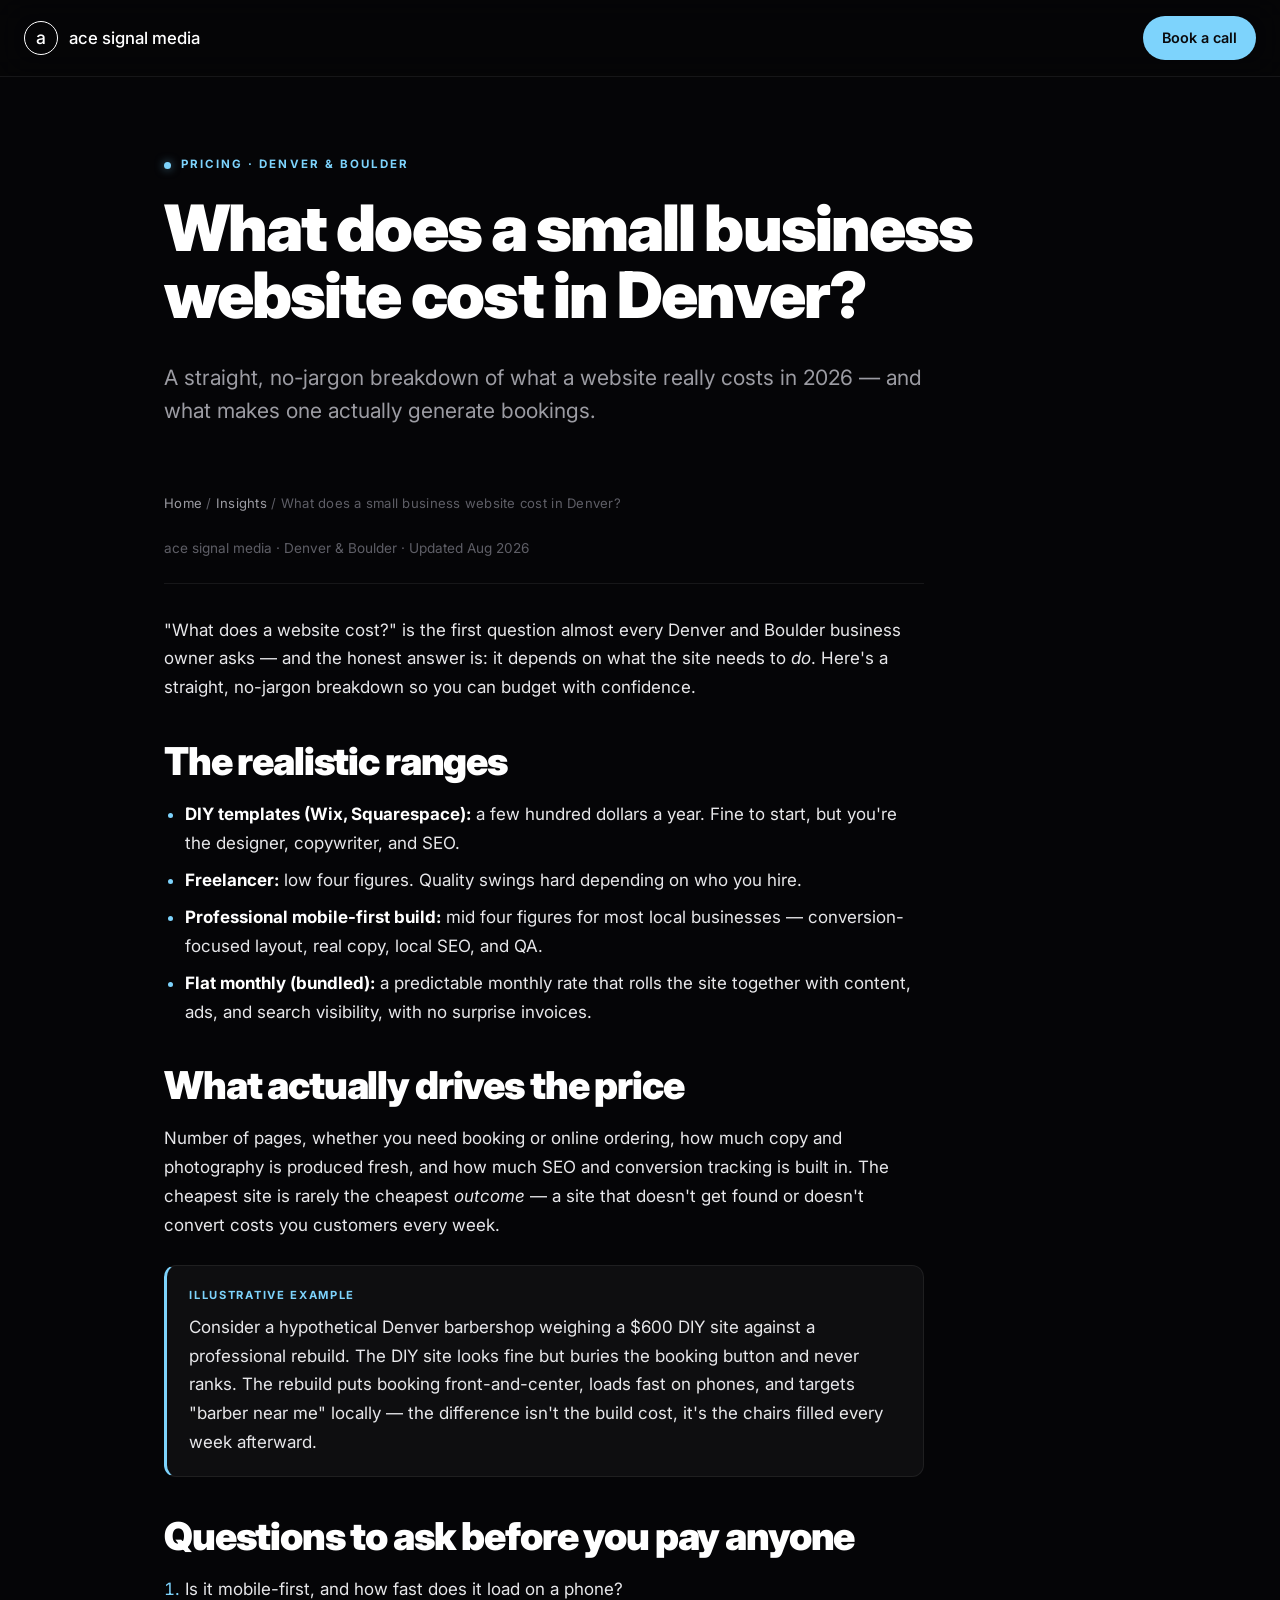
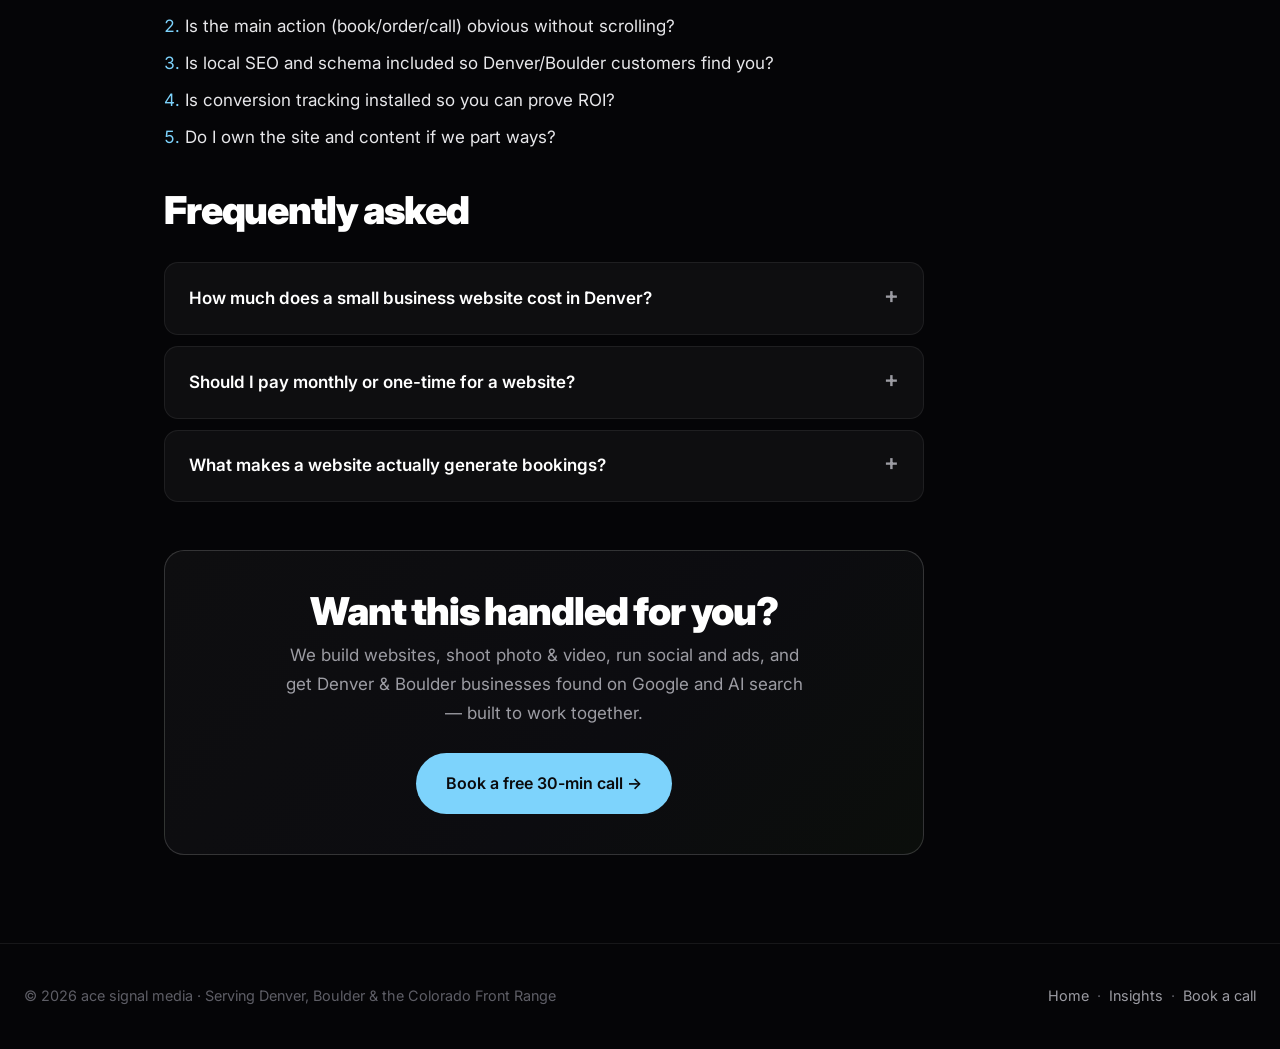
<file: website-cost-denver.html>
<!DOCTYPE html>
<html lang="en">
<head>
<meta charset="UTF-8"/>
<meta name="viewport" content="width=device-width, initial-scale=1.0"/>
<!-- Google tag (gtag.js) -->
<script async src="https://www.googletagmanager.com/gtag/js?id=G-40Y8FXSQF1"></script>
<script>window.dataLayer=window.dataLayer||[];function gtag(){dataLayer.push(arguments);}gtag('js',new Date());gtag('config','G-40Y8FXSQF1');</script>
<title>What Does a Small Business Website Cost in Denver? (2026 Guide)</title>
<meta name="description" content="Real 2026 price ranges for a small business website in Denver and Boulder — DIY vs freelancer vs professional vs flat monthly — and what actually drives bookings."/>
<meta name="robots" content="index, follow, max-image-preview:large"/>
<meta name="theme-color" content="#050507"/>
<link rel="canonical" href="https://acesignalmedia.com/website-cost-denver"/>
<link rel="icon" href="/favicon.ico" sizes="any"/>
<link rel="icon" type="image/png" sizes="48x48" href="/favicon-48.png"/>
<link rel="apple-touch-icon" href="/apple-touch-icon.png"/>
<meta property="og:type" content="article"/>
<meta property="og:site_name" content="ace signal media"/>
<meta property="og:title" content="What Does a Small Business Website Cost in Denver? (2026 Guide)"/>
<meta property="og:description" content="Real 2026 price ranges for a small business website in Denver and Boulder — DIY vs freelancer vs professional vs flat monthly — and what actually drives bookings."/>
<meta property="og:url" content="https://acesignalmedia.com/website-cost-denver"/>
<meta property="og:image" content="https://acesignalmedia.com/og-image.png"/>
<meta name="twitter:card" content="summary_large_image"/>
<link rel="preconnect" href="https://fonts.googleapis.com"><link rel="preconnect" href="https://fonts.gstatic.com" crossorigin>
<link href="https://fonts.googleapis.com/css2?family=Inter:wght@400;500;600;700;800;900&display=swap" rel="stylesheet">
<link rel="stylesheet" href="/assets/pages.css"/>
<script type="application/ld+json">{"@context": "https://schema.org", "@type": "Article", "headline": "What Does a Small Business Website Cost in Denver? (2026 Guide)", "description": "Real 2026 price ranges for a small business website in Denver and Boulder \u2014 DIY vs freelancer vs professional vs flat monthly \u2014 and what actually drives bookings.", "datePublished": "2026-08-13", "dateModified": "2026-08-13", "image": "https://acesignalmedia.com/og-image.png", "mainEntityOfPage": "https://acesignalmedia.com/website-cost-denver", "author": {"@type": "Organization", "name": "ace signal media", "url": "https://acesignalmedia.com/", "logo": "https://acesignalmedia.com/apple-touch-icon.png"}, "publisher": {"@type": "Organization", "name": "ace signal media", "url": "https://acesignalmedia.com/", "logo": "https://acesignalmedia.com/apple-touch-icon.png"}}</script>
<script type="application/ld+json">{"@context": "https://schema.org", "@type": "BreadcrumbList", "itemListElement": [{"@type": "ListItem", "position": 1, "name": "Home", "item": "https://acesignalmedia.com/"}, {"@type": "ListItem", "position": 2, "name": "Insights", "item": "https://acesignalmedia.com/insights"}, {"@type": "ListItem", "position": 3, "name": "What does a small business website cost in Denver?", "item": "https://acesignalmedia.com/website-cost-denver"}]}</script>
<script type="application/ld+json">{"@context": "https://schema.org", "@type": "FAQPage", "mainEntity": [{"@type": "Question", "name": "How much does a small business website cost in Denver?", "acceptedAnswer": {"@type": "Answer", "text": "It ranges widely \u2014 from a few hundred dollars for a DIY template to five figures for a large custom build. Most Denver and Boulder small businesses land in the low-to-mid four figures for a professional, mobile-first site, or a flat monthly rate that bundles the site with content, ads, and SEO."}}, {"@type": "Question", "name": "Should I pay monthly or one-time for a website?", "acceptedAnswer": {"@type": "Answer", "text": "Both models exist. A one-time build is a fixed project fee. A flat monthly model spreads the cost and usually bundles ongoing updates, content, and marketing so the site keeps improving instead of going stale."}}, {"@type": "Question", "name": "What makes a website actually generate bookings?", "acceptedAnswer": {"@type": "Answer", "text": "Fast mobile load, an obvious call-to-action (book/order/call) above the fold, clear local SEO so you get found, and conversion tracking so you know what's working. A pretty site with none of these rarely books anyone."}}]}</script>
</head>
<body>
<nav class="nav"><div class="nav-inner">
  <a class="brand" href="/"><span class="brand-mark">a</span><span>ace signal media</span></a>
  <a class="nav-cta" href="/#book-a-call">Book a call</a>
</div></nav>
<header class="hero"><div class="container">
  <span class="eyebrow">Pricing · Denver &amp; Boulder</span>
  <h1>What does a small business website cost in Denver?</h1>
  <p class="lede">A straight, no-jargon breakdown of what a website really costs in 2026 — and what makes one actually generate bookings.</p>
</div></header>
<main class="container">
<div class="article"><div class="crumbs"><a href="/">Home</a> / <a href="/insights">Insights</a> / What does a small business website cost in Denver?</div><div class="meta">ace signal media · Denver &amp; Boulder · Updated Aug 2026</div><p>"What does a website cost?" is the first question almost every Denver and Boulder business owner asks — and the honest answer is: it depends on what the site needs to <em>do</em>. Here's a straight, no-jargon breakdown so you can budget with confidence.</p>
<h2>The realistic ranges</h2>
<ul>
<li><strong>DIY templates (Wix, Squarespace):</strong> a few hundred dollars a year. Fine to start, but you're the designer, copywriter, and SEO.</li>
<li><strong>Freelancer:</strong> low four figures. Quality swings hard depending on who you hire.</li>
<li><strong>Professional mobile-first build:</strong> mid four figures for most local businesses — conversion-focused layout, real copy, local SEO, and QA.</li>
<li><strong>Flat monthly (bundled):</strong> a predictable monthly rate that rolls the site together with content, ads, and search visibility, with no surprise invoices.</li>
</ul>
<h2>What actually drives the price</h2>
<p>Number of pages, whether you need booking or online ordering, how much copy and photography is produced fresh, and how much SEO and conversion tracking is built in. The cheapest site is rarely the cheapest <em>outcome</em> — a site that doesn't get found or doesn't convert costs you customers every week.</p>
<div class="note"><span class="tag">Illustrative example</span><p>Consider a hypothetical Denver barbershop weighing a $600 DIY site against a professional rebuild. The DIY site looks fine but buries the booking button and never ranks. The rebuild puts booking front-and-center, loads fast on phones, and targets "barber near me" locally — the difference isn't the build cost, it's the chairs filled every week afterward.</p></div>
<h2>Questions to ask before you pay anyone</h2>
<ol>
<li>Is it mobile-first, and how fast does it load on a phone?</li>
<li>Is the main action (book/order/call) obvious without scrolling?</li>
<li>Is local SEO and schema included so Denver/Boulder customers find you?</li>
<li>Is conversion tracking installed so you can prove ROI?</li>
<li>Do I own the site and content if we part ways?</li>
</ol><h2>Frequently asked</h2><div class="faq"><details><summary>How much does a small business website cost in Denver?</summary><div class="a"><p>It ranges widely — from a few hundred dollars for a DIY template to five figures for a large custom build. Most Denver and Boulder small businesses land in the low-to-mid four figures for a professional, mobile-first site, or a flat monthly rate that bundles the site with content, ads, and SEO.</p></div></details><details><summary>Should I pay monthly or one-time for a website?</summary><div class="a"><p>Both models exist. A one-time build is a fixed project fee. A flat monthly model spreads the cost and usually bundles ongoing updates, content, and marketing so the site keeps improving instead of going stale.</p></div></details><details><summary>What makes a website actually generate bookings?</summary><div class="a"><p>Fast mobile load, an obvious call-to-action (book/order/call) above the fold, clear local SEO so you get found, and conversion tracking so you know what's working. A pretty site with none of these rarely books anyone.</p></div></details></div><div class="cta"><h2>Want this handled for you?</h2>
      <p>We build websites, shoot photo &amp; video, run social and ads, and get Denver &amp; Boulder businesses found on Google and AI search — built to work together.</p>
      <a class="btn" href="/#book-a-call">Book a free 30-min call →</a></div></div>
</main>
<footer class="footer"><div class="footer-inner">
  <span>© 2026 ace signal media · Serving Denver, Boulder &amp; the Colorado Front Range</span>
  <span><a href="/">Home</a> &nbsp;·&nbsp; <a href="/insights">Insights</a> &nbsp;·&nbsp; <a href="/#book-a-call">Book a call</a></span>
</div></footer>
</body>
</html>
</file>
<file: assets/pages.css>
/* ace signal media — shared styles for Insights / landing pages
   Matches the main site's dark theme. */
*,*::before,*::after{box-sizing:border-box}
:root{
  --bg:#050507;--bg-1:#0E0E10;--bg-2:#18181B;--bg-section:#0A0A0C;
  --text:#FFFFFF;--text-muted:#9C9CA3;--text-dim:#5E5E66;
  --border:rgba(255,255,255,0.07);--border-2:rgba(255,255,255,0.16);
  --accent:#7DD3FC;--accent-dim:#38B5E8;--accent-warm:#FFB88A;--max:1000px;
}
html{scroll-behavior:smooth;-webkit-text-size-adjust:100%}
body{margin:0;font-family:"Inter",-apple-system,BlinkMacSystemFont,"Helvetica Neue",Arial,sans-serif;
  font-size:17px;line-height:1.7;color:var(--text);background:var(--bg);-webkit-font-smoothing:antialiased}
img{max-width:100%;display:block}
a{color:var(--accent);text-decoration:none;transition:color .2s,opacity .2s}
a:hover{color:#A5DFFE}
.container{max-width:var(--max);margin:0 auto;padding:0 1.5rem}
h1,h2,h3,h4{font-family:"Inter",sans-serif;font-weight:900;color:var(--text);line-height:1.05;letter-spacing:-0.03em;margin:0 0 .5em}
h1{font-size:clamp(2.4rem,6vw,4rem)}
h2{font-size:clamp(1.6rem,3.5vw,2.4rem);margin-top:2.4rem}
h3{font-size:clamp(1.2rem,2.2vw,1.5rem);font-weight:800;letter-spacing:-0.02em;margin-top:1.8rem}
p{margin:0 0 1.15em;color:#E7E7EA}
::selection{background:var(--accent);color:#000}
.muted{color:var(--text-muted)}
strong{color:#fff}
/* nav */
.nav{position:sticky;top:0;z-index:50;background:rgba(5,5,7,0.8);backdrop-filter:saturate(180%) blur(16px);
  -webkit-backdrop-filter:saturate(180%) blur(16px);border-bottom:1px solid var(--border)}
.nav-inner{max-width:1320px;margin:0 auto;padding:1rem 1.5rem;display:flex;align-items:center;justify-content:space-between;gap:2rem}
.brand{display:inline-flex;align-items:center;gap:.7rem;font-size:1.05rem;font-weight:500;color:var(--text)}
.brand-mark{width:34px;height:34px;border:1.5px solid var(--text);border-radius:50%;display:inline-flex;align-items:center;justify-content:center;font-weight:500;font-size:1.1rem;line-height:1}
.nav-cta{font-size:.9rem;padding:.6rem 1.2rem;border-radius:999px;background:var(--accent);color:#0A0A0C;font-weight:600}
.nav-cta:hover{background:#A5DFFE;color:#0A0A0C}
/* article */
.eyebrow{display:inline-flex;align-items:center;gap:.6rem;font-size:.72rem;font-weight:700;letter-spacing:.18em;text-transform:uppercase;color:var(--accent);margin:0 0 1.2rem}
.eyebrow::before{content:"";width:7px;height:7px;border-radius:50%;background:var(--accent);box-shadow:0 0 10px rgba(125,211,252,.6)}
.crumbs{font-size:.82rem;color:var(--text-dim);margin:0 0 1.4rem;letter-spacing:.02em}
.crumbs a{color:var(--text-muted)}
.hero{padding:4.5rem 0 1rem}
.lede{font-size:clamp(1.1rem,1.8vw,1.32rem);color:var(--text-muted);line-height:1.6;max-width:62ch}
.article{padding:1.5rem 0 3.5rem;max-width:760px}
.article ul,.article ol{color:#E7E7EA;padding-left:1.3rem;margin:0 0 1.2em}
.article li{margin:.5rem 0}
.article li::marker{color:var(--accent)}
.meta{font-size:.85rem;color:var(--text-dim);margin:0 0 2rem;padding-bottom:1.4rem;border-bottom:1px solid var(--border)}
.note{background:var(--bg-1);border:1px solid var(--border);border-left:3px solid var(--accent);border-radius:12px;padding:1.2rem 1.4rem;margin:1.6rem 0}
.note .tag{font-size:.7rem;letter-spacing:.15em;text-transform:uppercase;color:var(--accent);font-weight:700;display:block;margin-bottom:.5rem}
.note p:last-child{margin-bottom:0}
/* cards / hub */
.grid{display:grid;grid-template-columns:repeat(2,1fr);gap:1.25rem;margin:2rem 0}
@media(max-width:720px){.grid{grid-template-columns:1fr}}
.card{display:block;background:var(--bg-1);border:1px solid var(--border);border-radius:18px;padding:1.8rem;transition:border-color .25s,transform .25s,background .25s}
.card:hover{border-color:rgba(125,211,252,.35);transform:translateY(-3px);background:#121214}
.card .tag{font-size:.7rem;letter-spacing:.16em;text-transform:uppercase;color:var(--accent);font-weight:700}
.card h3{margin:.6rem 0 .5rem;color:#fff}
.card p{color:var(--text-muted);font-size:.95rem;margin:0}
/* cta band */
.cta{margin:3rem 0 0;background:linear-gradient(135deg,var(--bg-1),#0C0C10 60%,#0B0E0B);border:1px solid var(--border-2);border-radius:20px;padding:2.5rem;text-align:center}
.cta h2{margin:0 0 .6rem}
.cta p{color:var(--text-muted);max-width:48ch;margin:0 auto 1.6rem}
.btn{display:inline-flex;align-items:center;gap:.6rem;padding:1.05rem 1.9rem;border-radius:999px;font-weight:600;font-size:1rem;background:var(--accent);color:#0A0A0C;transition:transform .15s,background .2s}
.btn:hover{background:#A5DFFE;color:#0A0A0C;transform:translateY(-1px)}
/* faq */
.faq{margin-top:2rem}
.faq details{background:var(--bg-1);border:1px solid var(--border);border-radius:14px;margin-bottom:.7rem;overflow:hidden}
.faq summary{padding:1.3rem 1.5rem;cursor:pointer;list-style:none;font-weight:600;color:#fff;display:flex;justify-content:space-between;gap:1rem}
.faq summary::-webkit-details-marker{display:none}
.faq summary::after{content:"+";color:var(--text-muted);font-size:1.4rem;line-height:1}
.faq details[open] summary::after{content:"\2212";color:var(--accent)}
.faq .a{padding:0 1.5rem 1.4rem;color:var(--text-muted)}
.faq .a p{color:var(--text-muted);margin:0}
/* footer */
.footer{border-top:1px solid var(--border);padding:2.5rem 0;color:var(--text-dim);font-size:.9rem;margin-top:2rem}
.footer-inner{max-width:1320px;margin:0 auto;padding:0 1.5rem;display:flex;justify-content:space-between;flex-wrap:wrap;gap:1rem}
.footer a{color:var(--text-muted)}
.footer a:hover{color:var(--accent)}
</file>
